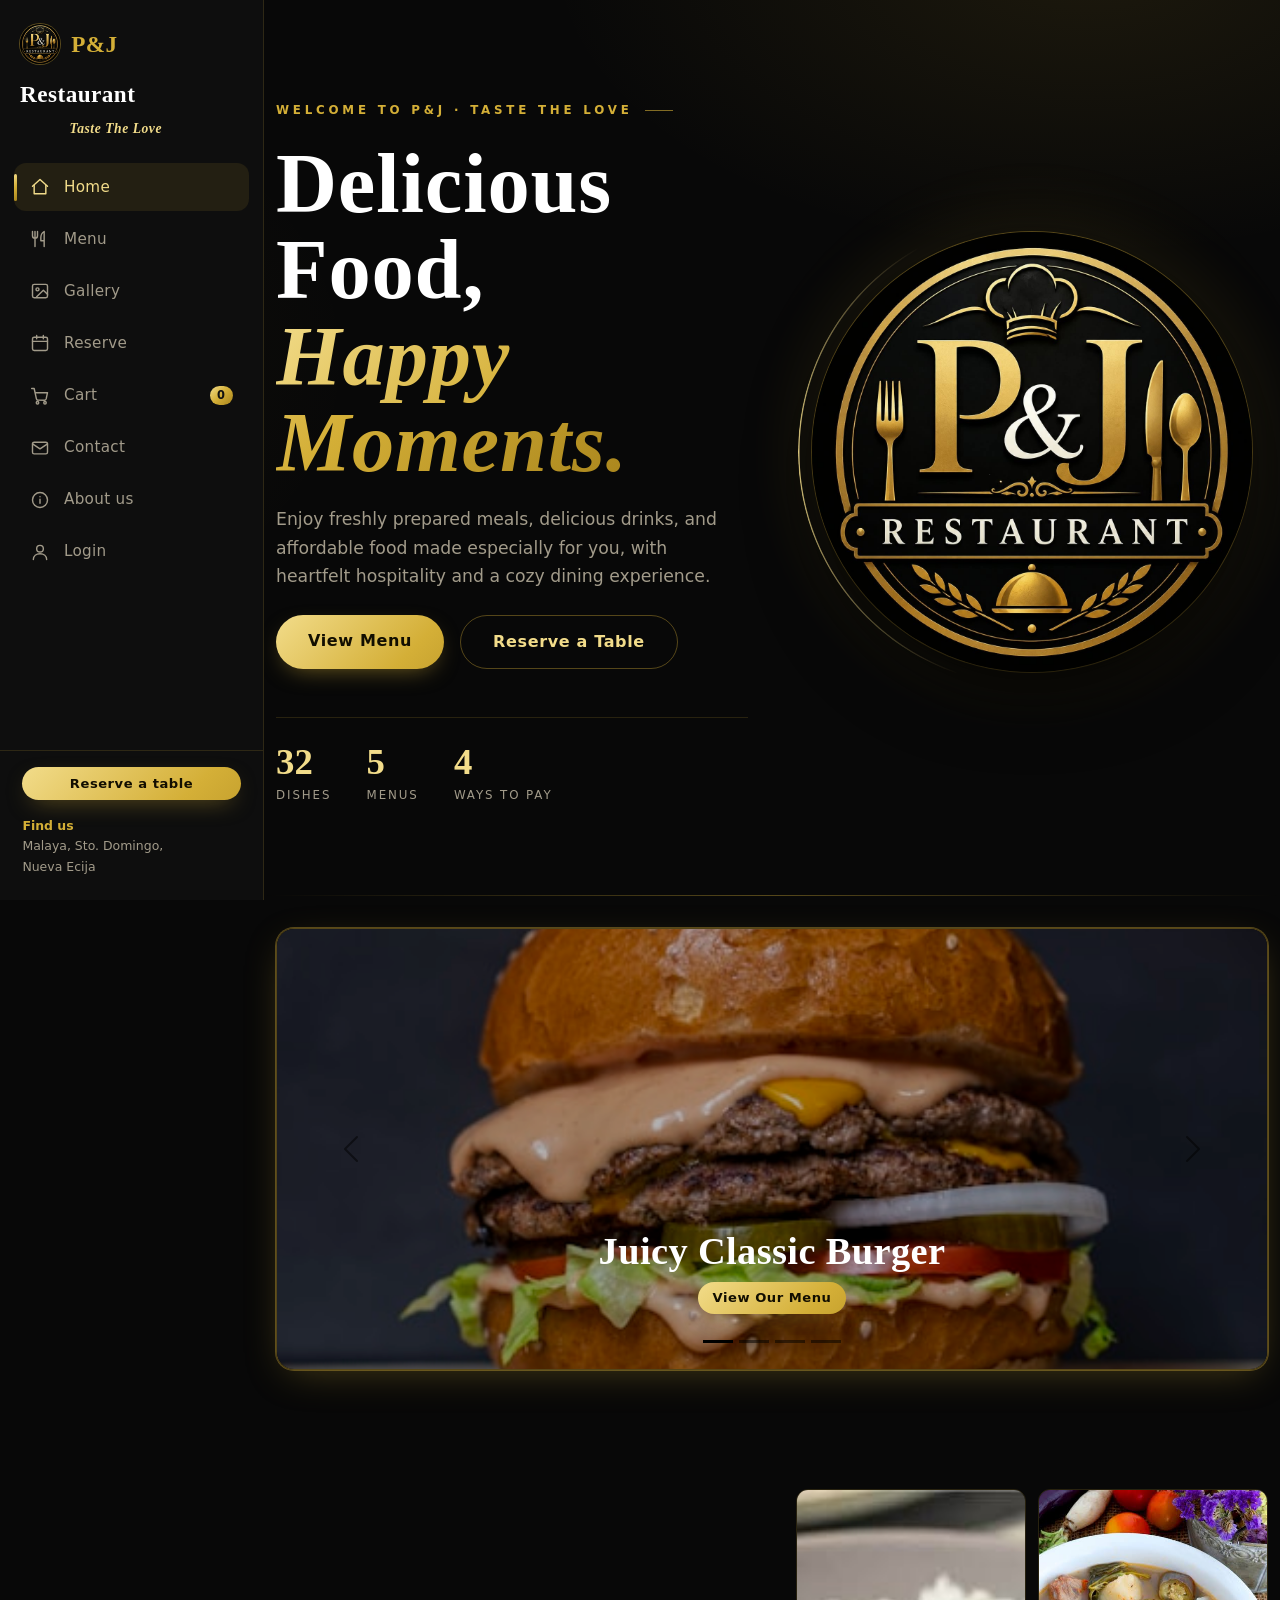
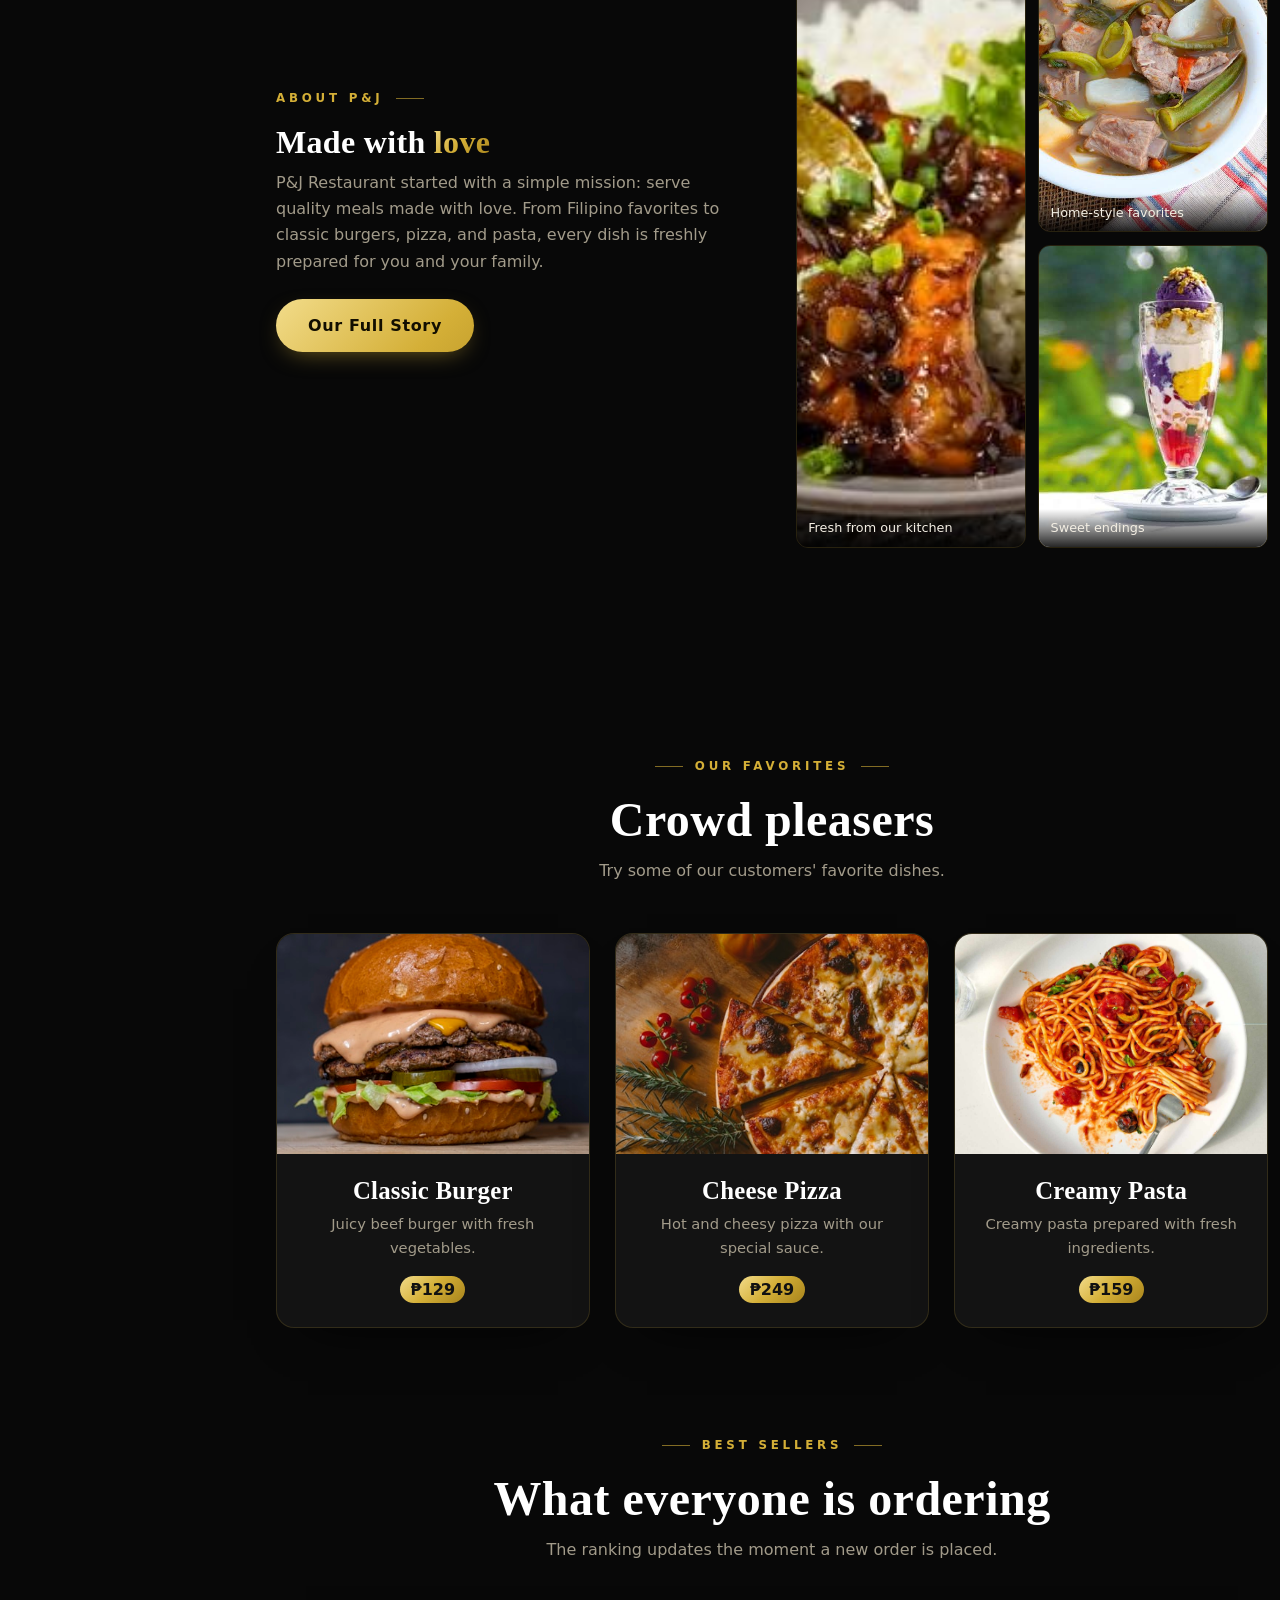
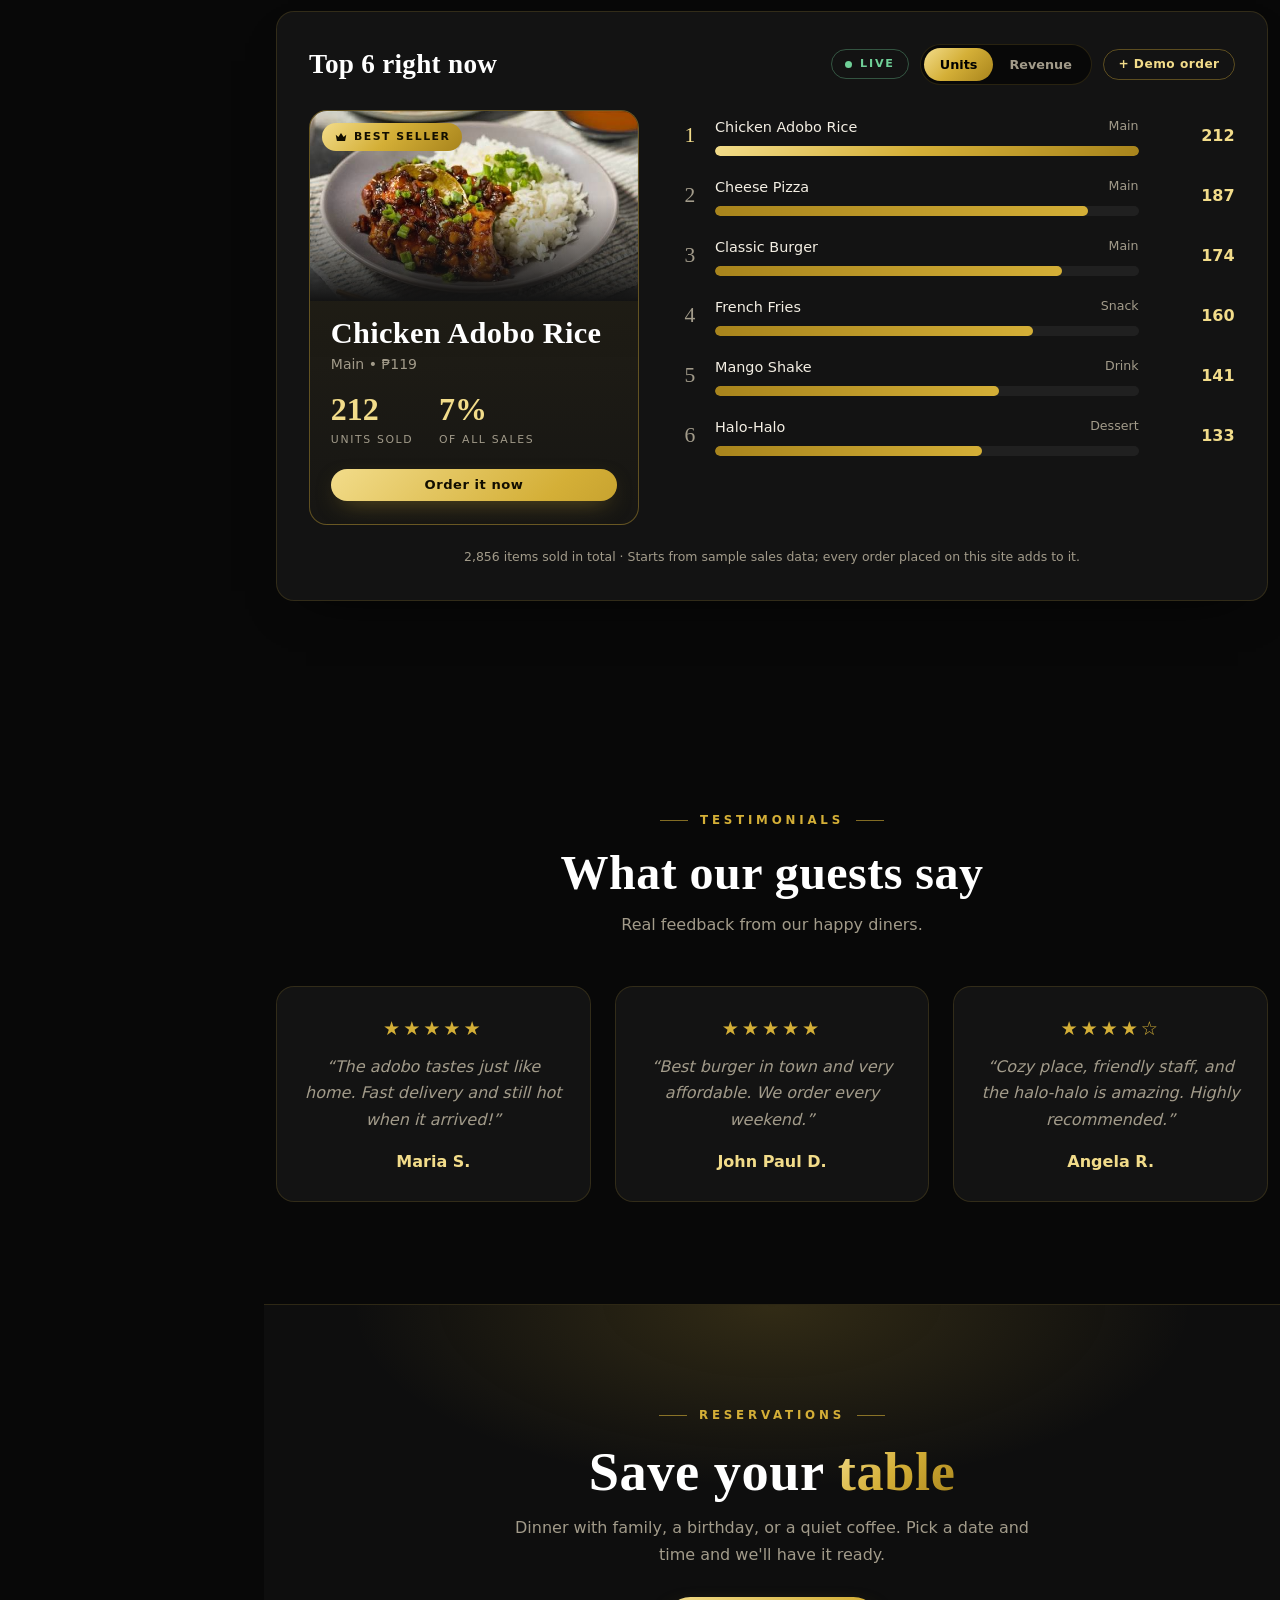
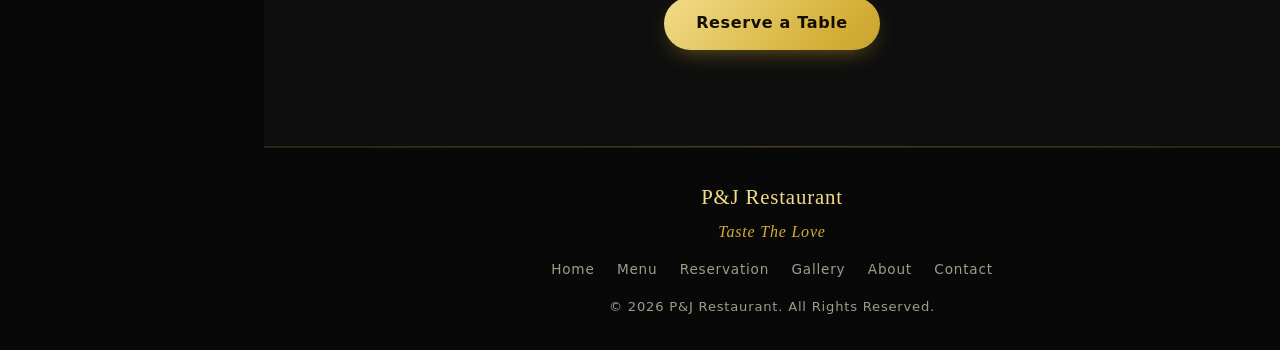
<file: index.html>
<!DOCTYPE html>
<html lang="en" data-bs-theme="dark">
<head>
  <meta charset="UTF-8">
  <meta name="viewport" content="width=device-width, initial-scale=1.0">
  <meta name="theme-color" content="#080808">
  <title>P&amp;J Restaurant</title>
  <link rel="icon" href="files/Logo.jpg">
  <link rel="stylesheet" href="bcs/bootstrap.min.css"> <!-- bootstrap -->
  <link rel="stylesheet" href="css/theme.css"> <!-- black & gold theme (all pages) -->
</head>
<body>

<!-- Mobile top bar + burger -->
<header class="topbar d-lg-none">
  <a href="index.html" class="brand"><img src="files/Logo.jpg" alt=""><span>P&amp;J</span></a>
  <button class="burger" type="button" data-bs-toggle="offcanvas" data-bs-target="#mainNav" aria-controls="mainNav" aria-label="Open menu"><svg viewBox="0 0 24 24" fill="none" stroke="currentColor" stroke-width="2" stroke-linecap="round" aria-hidden="true"><path d="M4 7h16M4 12h16M4 17h10"/></svg></button>
</header>

<!-- Sidebar: fixed on desktop, slide-in menu on mobile -->
<aside id="mainNav" class="sidebar offcanvas-lg offcanvas-start" tabindex="-1" aria-label="Main navigation">
  <div class="sidebar-head">
    <a href="index.html" class="brand"><img src="files/Logo.jpg" alt="P&amp;J Restaurant logo"><span>P&amp;J</span> Restaurant<small class="tagline">Taste The Love</small></a>
    <button type="button" class="btn-close d-lg-none" data-bs-dismiss="offcanvas" data-bs-target="#mainNav" aria-label="Close menu"></button>
  </div>
  <div class="sidebar-body">
    <nav class="navbar-nav">
        <a href="index.html" class="nav-link active" aria-current="page"><span class="nav-ico" aria-hidden="true"><svg viewBox="0 0 24 24" aria-hidden="true"><path d="M3 11l9-8 9 8"/><path d="M5 10v10h14V10"/></svg></span><span class="nav-text">Home</span></a>
        <a href="menu.html" class="nav-link"><span class="nav-ico" aria-hidden="true"><svg viewBox="0 0 24 24" aria-hidden="true"><path d="M6 3v7M3 3v5a3 3 0 0 0 6 0V3M6 10v11"/><path d="M17 21V3c-2.5 1.5-4 4-4 7.5V14h4"/></svg></span><span class="nav-text">Menu</span></a>
        <a href="gallery.html" class="nav-link"><span class="nav-ico" aria-hidden="true"><svg viewBox="0 0 24 24" aria-hidden="true"><rect x="3" y="4" width="18" height="16" rx="2"/><circle cx="9" cy="10" r="1.8"/><path d="M21 16l-5-5-8 8"/></svg></span><span class="nav-text">Gallery</span></a>
        <a href="reservation.html" class="nav-link"><span class="nav-ico" aria-hidden="true"><svg viewBox="0 0 24 24" aria-hidden="true"><rect x="3" y="5" width="18" height="16" rx="2"/><path d="M3 10h18M8 3v4M16 3v4"/></svg></span><span class="nav-text">Reserve</span></a>
        <a href="cart.html" class="nav-link"><span class="nav-ico" aria-hidden="true"><svg viewBox="0 0 24 24" aria-hidden="true"><circle cx="9" cy="20" r="1.5"/><circle cx="18" cy="20" r="1.5"/><path d="M2 3h3l2.7 12.4a2 2 0 0 0 2 1.6h7.7a2 2 0 0 0 2-1.5L21 8H6"/></svg></span><span class="nav-text">Cart</span> <span id="cartCount" class="badge bg-warning text-dark">0</span></a>
        <a href="contact.html" class="nav-link"><span class="nav-ico" aria-hidden="true"><svg viewBox="0 0 24 24" aria-hidden="true"><rect x="3" y="5" width="18" height="14" rx="2"/><path d="M3 7l9 6 9-6"/></svg></span><span class="nav-text">Contact</span></a>
        <a href="a.html" class="nav-link"><span class="nav-ico" aria-hidden="true"><svg viewBox="0 0 24 24" aria-hidden="true"><circle cx="12" cy="12" r="9"/><path d="M12 11v5M12 8h.01"/></svg></span><span class="nav-text">About us</span></a>
        <a href="login.html" class="nav-link"><span class="nav-ico" aria-hidden="true"><svg viewBox="0 0 24 24" aria-hidden="true"><circle cx="12" cy="8" r="4"/><path d="M4 21c0-4.4 3.6-7 8-7s8 2.6 8 7"/></svg></span><span class="nav-text">Login</span></a>
    </nav>
  </div>
  <div class="sidebar-foot">
    <a href="reservation.html" class="btn btn-warning btn-sm w-100 mb-3">Reserve a table</a>
    <b>Find us</b><br>Malaya, Sto. Domingo,<br>Nueva Ecija
  </div>
</aside>


<main>
<section class="hero">
  <div class="container">
    <div class="row align-items-center g-5">
      <div class="hero-text col-lg-6">
        <span class="eyebrow left">Welcome to P&amp;J · Taste The Love</span>
        <h1>Delicious Food,<br><em>Happy Moments.</em></h1>
        <p class="lead">Enjoy freshly prepared meals, delicious drinks, and affordable food made especially for you, with heartfelt hospitality and a cozy dining experience.</p>
        <div class="hero-buttons mt-4 d-flex flex-wrap gap-3">
          <a href="menu.html" class="btn btn-warning btn-lg">View Menu</a>
          <a href="reservation.html" class="btn btn-outline-dark btn-lg">Reserve a Table</a>
        </div>
        <div class="hero-stats">
          <div><b data-count="32">0</b><span>Dishes</span></div>
          <div><b data-count="5">0</b><span>Menus</span></div>
          <div><b data-count="4">0</b><span>Ways to pay</span></div>
        </div>
      </div>
      <div class="hero-image col-lg-6">
        <div class="hero-emblem"><img src="files/Logo.jpg" alt="P&amp;J Restaurant"></div>
      </div>
    </div>
  </div>
</section>

<hr class="hairline">

<!-- Banner image slider -->
<section class="banner container">
  <div id="bannerSlider" class="carousel slide carousel-fade" data-bs-ride="carousel">
    <div class="carousel-indicators"><button type="button" data-bs-target="#bannerSlider" data-bs-slide-to="0" class="active" aria-current="true" aria-label="Slide 1"></button><button type="button" data-bs-target="#bannerSlider" data-bs-slide-to="1" aria-label="Slide 2"></button><button type="button" data-bs-target="#bannerSlider" data-bs-slide-to="2" aria-label="Slide 3"></button><button type="button" data-bs-target="#bannerSlider" data-bs-slide-to="3" aria-label="Slide 4"></button></div>
    <div class="carousel-inner">
      <div class="carousel-item active"><img src="files/burger.jpg" alt="Juicy Classic Burger"><div class="carousel-caption"><h3>Juicy Classic Burger</h3><a href="menu.html" class="btn btn-warning btn-sm">View Our Menu</a></div></div>
      <div class="carousel-item"><img src="files/pizza.jpg" alt="Hot & Cheesy Pizza"><div class="carousel-caption"><h3>Hot & Cheesy Pizza</h3><a href="menu.html" class="btn btn-warning btn-sm">View Our Menu</a></div></div>
      <div class="carousel-item"><img src="files/pasta.jpg" alt="Creamy Pasta"><div class="carousel-caption"><h3>Creamy Pasta</h3><a href="menu.html" class="btn btn-warning btn-sm">View Our Menu</a></div></div>
      <div class="carousel-item"><img src="files/steak.jpg" alt="Tender Beef Steak"><div class="carousel-caption"><h3>Tender Beef Steak</h3><a href="menu.html" class="btn btn-warning btn-sm">View Our Menu</a></div></div>
    </div>
    <button class="carousel-control-prev" type="button" data-bs-target="#bannerSlider" data-bs-slide="prev" aria-label="Previous"><span class="carousel-control-prev-icon"></span></button>
    <button class="carousel-control-next" type="button" data-bs-target="#bannerSlider" data-bs-slide="next" aria-label="Next"><span class="carousel-control-next-icon"></span></button>
  </div>
</section>


<section class="section home-about" id="about">
  <div class="container">
    <div class="row align-items-center g-5">
      <div class="col-lg-6 reveal">
        <span class="eyebrow left">About P&amp;J</span>
        <h2>Made with <span class="gold-text">love</span></h2>
        <p class="text-muted">P&amp;J Restaurant started with a simple mission: serve quality meals made with love. From Filipino favorites to classic burgers, pizza, and pasta, every dish is freshly prepared for you and your family.</p>
        <a href="a.html" class="btn btn-warning btn-lg mt-2">Our Full Story</a>
      </div>
      <div class="col-lg-6 reveal" style="--d:.15s">
        <div class="about-photos">
          <figure><img src="files/adobo.jpg" alt="Food preparation"><figcaption>Fresh from our kitchen</figcaption></figure>
          <figure><img src="files/sinigang.jpg" alt="Our dishes"><figcaption>Home-style favorites</figcaption></figure>
          <figure><img src="files/halohalo.jpg" alt="Happy customers' dessert"><figcaption>Sweet endings</figcaption></figure>
        </div>
      </div>
    </div>
  </div>
</section>

<section class="featured section">
  <div class="container">
    <div class="section-head reveal">
      <span class="eyebrow">Our Favorites</span>
      <h2>Crowd pleasers</h2>
      <p>Try some of our customers' favorite dishes.</p>
    </div>
    <div class="food-container">
      <div class="reveal" style="--d:.05s">
        <div class="food-card card h-100">
          <div class="overflow-hidden"><img src="files/burger.jpg" class="card-img-top" alt="Burger"></div>
          <div class="card-body text-center">
            <h3>Classic Burger</h3>
            <p class="text-muted">Juicy beef burger with fresh vegetables.</p>
            <strong class="badge bg-warning text-dark fs-6">₱129</strong>
          </div>
        </div>
      </div>
      <div class="reveal" style="--d:.15s">
        <div class="food-card card h-100">
          <div class="overflow-hidden"><img src="files/pizza.jpg" class="card-img-top" alt="Pizza"></div>
          <div class="card-body text-center">
            <h3>Cheese Pizza</h3>
            <p class="text-muted">Hot and cheesy pizza with our special sauce.</p>
            <strong class="badge bg-warning text-dark fs-6">₱249</strong>
          </div>
        </div>
      </div>
      <div class="reveal" style="--d:.25s">
        <div class="food-card card h-100">
          <div class="overflow-hidden"><img src="files/pasta.jpg" class="card-img-top" alt="Pasta"></div>
          <div class="card-body text-center">
            <h3>Creamy Pasta</h3>
            <p class="text-muted">Creamy pasta prepared with fresh ingredients.</p>
            <strong class="badge bg-warning text-dark fs-6">₱159</strong>
          </div>
        </div>
      </div>
    </div>
  </div>
</section>

<section class="section pt-0" id="bestsellers">
  <div class="container">
    <div class="section-head reveal">
      <span class="eyebrow">Best Sellers</span>
      <h2>What everyone is ordering</h2>
      <p>The ranking updates the moment a new order is placed.</p>
    </div>
    <div class="sales reveal" id="salesChart">
      <div class="sales-card surface">
        <div class="sales-top">
          <h3>Top 6 right now</h3>
          <div class="sales-tools">
            <span class="live-pill" id="liveDot" hidden><i></i>Live</span>
            <div class="seg" id="metricSeg" role="group" aria-label="Chart metric">
              <button type="button" class="on" data-m="units">Units</button>
              <button type="button" data-m="revenue">Revenue</button>
            </div>
            <button type="button" id="demoOrder" class="btn btn-outline-dark sales-demo" title="Adds a random order so you can watch the chart react">+ Demo order</button>
          </div>
        </div>
        <div class="sales-grid">
          <div class="spotlight" id="spotlight">
            <span class="crown"><svg viewBox="0 0 24 24" aria-hidden="true"><path d="M3 8l4.5 4L12 5l4.5 7L21 8l-2 11H5z"/></svg>Best seller</span>
            <div class="spotlight-img" id="spotImg">🍽️</div>
            <div class="spotlight-body">
              <h4>—</h4>
              <small></small>
              <div class="spotlight-stats">
                <div><b data-s="value" data-v="0">0</b><span data-s="label">units sold</span></div>
                <div><b data-s="share">0%</b><span>of all sales</span></div>
              </div>
              <a href="menu.html" class="btn btn-warning btn-sm">Order it now</a>
            </div>
          </div>
          <div class="rank-list" id="rankList" aria-label="Best selling products ranking"></div>
        </div>
        <p class="sales-foot"><span id="salesTotal"></span> · Starts from sample sales data; every order placed on this site adds to it.</p>
      </div>
    </div>
  </div>
</section>

<section class="section testimonials" id="testimonials">
  <div class="container">
    <div class="section-head reveal">
      <span class="eyebrow">Testimonials</span>
      <h2>What our guests say</h2>
      <p>Real feedback from our happy diners.</p>
    </div>
    <div class="row g-4">
      <div class="col-md-4 reveal" style="--d:.5s"><div class="testi-card h-100"><div class="stars" aria-label="5 out of 5 stars">★★★★★</div><p>“The adobo tastes just like home. Fast delivery and still hot when it arrived!”</p><b>Maria S.</b></div></div>
      <div class="col-md-4 reveal" style="--d:.15s"><div class="testi-card h-100"><div class="stars" aria-label="5 out of 5 stars">★★★★★</div><p>“Best burger in town and very affordable. We order every weekend.”</p><b>John Paul D.</b></div></div>
      <div class="col-md-4 reveal" style="--d:.25s"><div class="testi-card h-100"><div class="stars" aria-label="4 out of 5 stars">★★★★☆</div><p>“Cozy place, friendly staff, and the halo-halo is amazing. Highly recommended.”</p><b>Angela R.</b></div></div>
    </div>
  </div>
</section>

<section class="reserve-band">
  <div class="container reveal">
    <span class="eyebrow">Reservations</span>
    <h2>Save your <span class="gold-text">table</span></h2>
    <p>Dinner with family, a birthday, or a quiet coffee. Pick a date and time and we'll have it ready.</p>
    <a href="reservation.html" class="btn btn-warning btn-lg">Reserve a Table</a>
  </div>
</section>
</main>


<footer>
  <span class="foot-brand">P&amp;J Restaurant</span>
  <em class="tagline-foot">Taste The Love</em>
  <nav class="foot-links" aria-label="Quick links">
    <a href="index.html">Home</a><a href="menu.html">Menu</a><a href="reservation.html">Reservation</a><a href="gallery.html">Gallery</a><a href="a.html">About</a><a href="contact.html">Contact</a>
  </nav>
  <p>© 2026 P&amp;J Restaurant. All Rights Reserved.</p>
</footer>

<script src="botjs/bootstrap.bundle.min.js"></script>
<script src="js/script.js"></script>
<script src="js/account.js"></script>
<script src="js/sales.js"></script>
<script src="js/ui.js"></script>
</body>
</html>
</file>
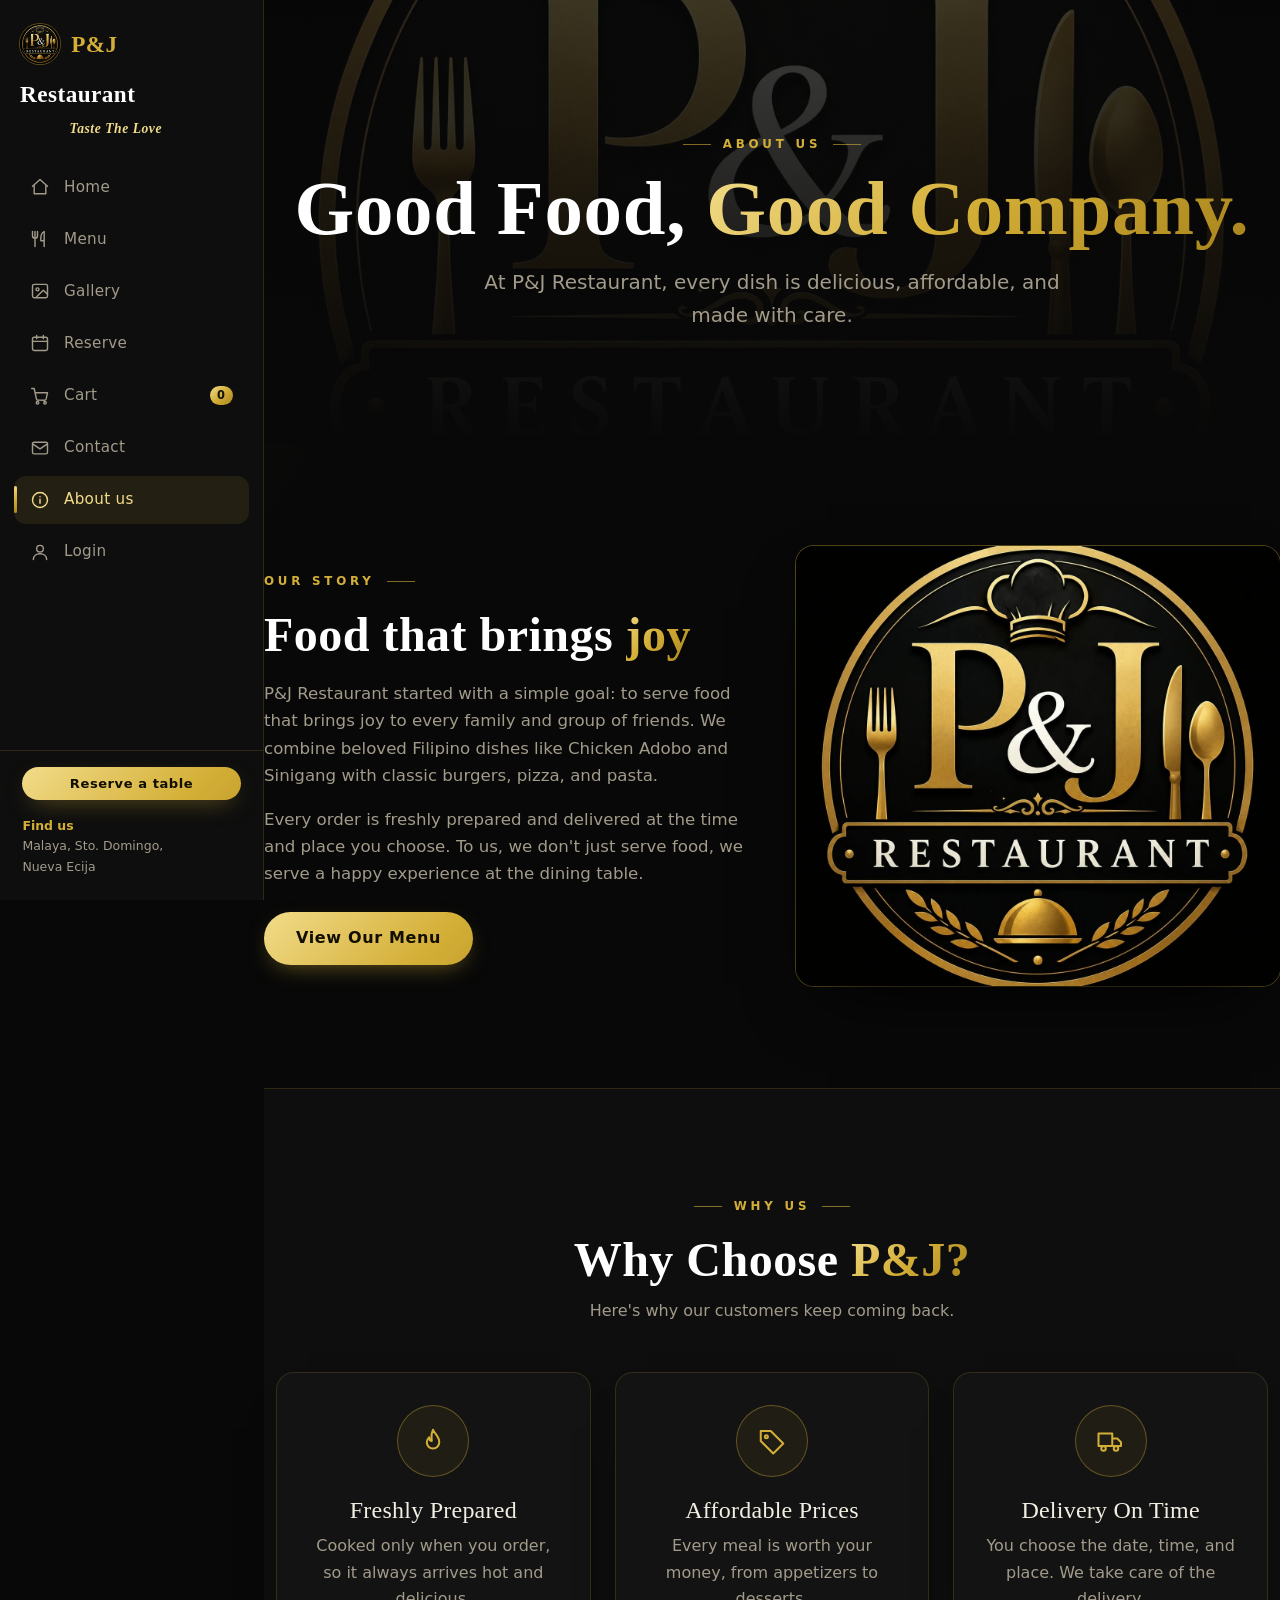
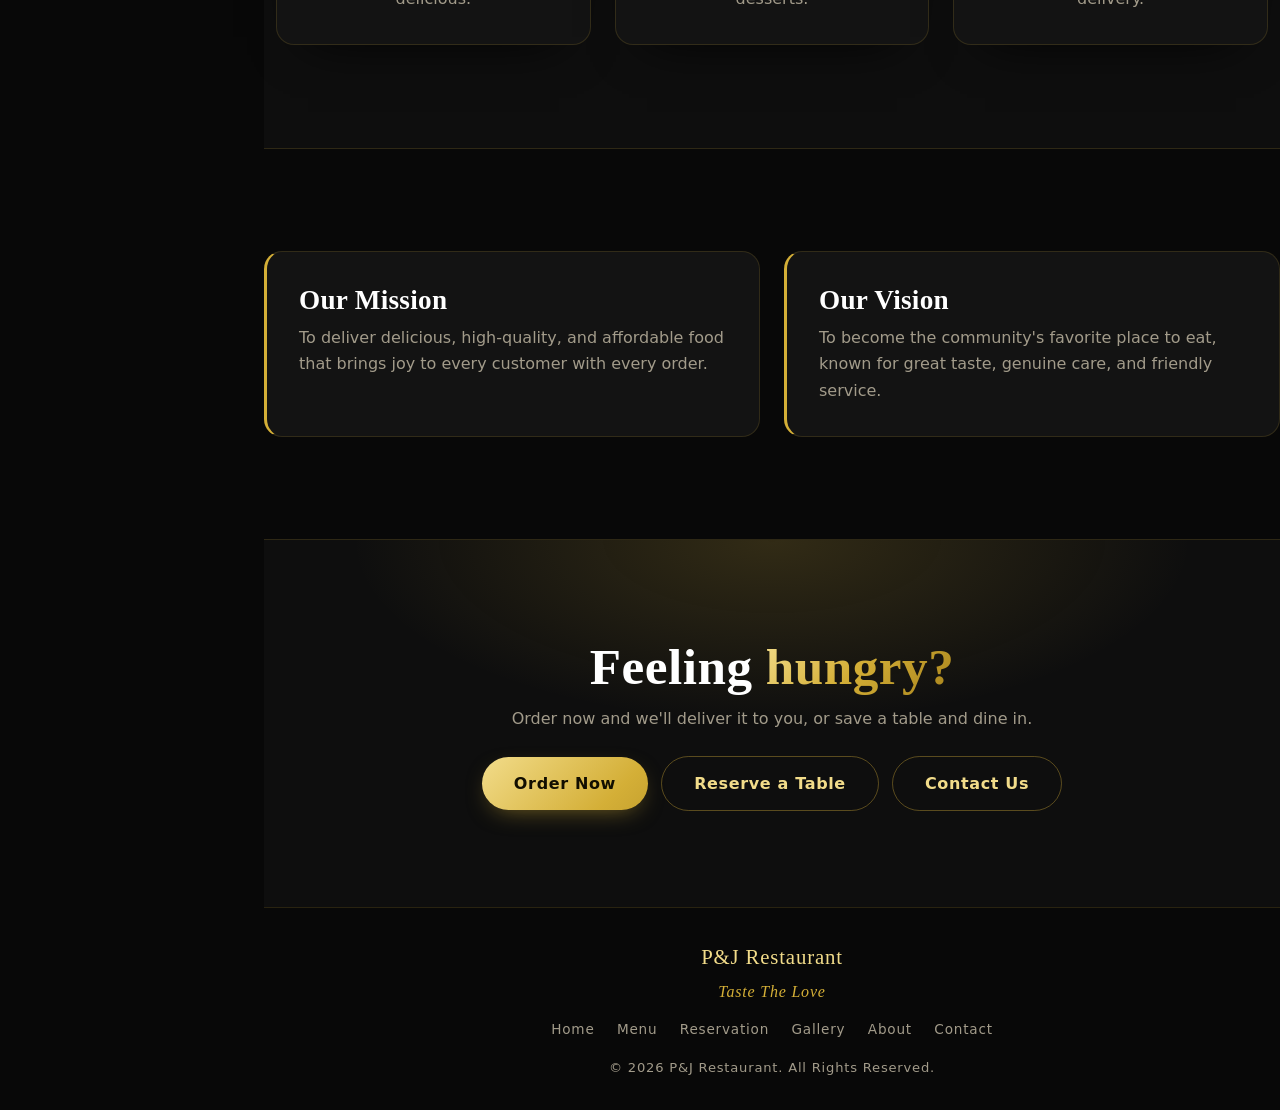
<file: a.html>
<!DOCTYPE html>
<html lang="en" data-bs-theme="dark">
<head>
  <meta charset="UTF-8">
  <meta name="viewport" content="width=device-width, initial-scale=1.0">
  <meta name="theme-color" content="#080808">
  <title>About | P&amp;J Restaurant</title>
  <link rel="icon" href="files/Logo.jpg">
  <link rel="stylesheet" href="bcs/bootstrap.min.css"> <!-- bootstrap -->
  <link rel="stylesheet" href="css/theme.css"> <!-- black & gold theme (all pages) -->
</head>
<body>

<!-- Mobile top bar + burger -->
<header class="topbar d-lg-none">
  <a href="index.html" class="brand"><img src="files/Logo.jpg" alt=""><span>P&amp;J</span></a>
  <button class="burger" type="button" data-bs-toggle="offcanvas" data-bs-target="#mainNav" aria-controls="mainNav" aria-label="Open menu"><svg viewBox="0 0 24 24" fill="none" stroke="currentColor" stroke-width="2" stroke-linecap="round" aria-hidden="true"><path d="M4 7h16M4 12h16M4 17h10"/></svg></button>
</header>

<!-- Sidebar: fixed on desktop, slide-in menu on mobile -->
<aside id="mainNav" class="sidebar offcanvas-lg offcanvas-start" tabindex="-1" aria-label="Main navigation">
  <div class="sidebar-head">
    <a href="index.html" class="brand"><img src="files/Logo.jpg" alt="P&amp;J Restaurant logo"><span>P&amp;J</span> Restaurant<small class="tagline">Taste The Love</small></a>
    <button type="button" class="btn-close d-lg-none" data-bs-dismiss="offcanvas" data-bs-target="#mainNav" aria-label="Close menu"></button>
  </div>
  <div class="sidebar-body">
    <nav class="navbar-nav">
        <a href="index.html" class="nav-link"><span class="nav-ico" aria-hidden="true"><svg viewBox="0 0 24 24" aria-hidden="true"><path d="M3 11l9-8 9 8"/><path d="M5 10v10h14V10"/></svg></span><span class="nav-text">Home</span></a>
        <a href="menu.html" class="nav-link"><span class="nav-ico" aria-hidden="true"><svg viewBox="0 0 24 24" aria-hidden="true"><path d="M6 3v7M3 3v5a3 3 0 0 0 6 0V3M6 10v11"/><path d="M17 21V3c-2.5 1.5-4 4-4 7.5V14h4"/></svg></span><span class="nav-text">Menu</span></a>
        <a href="gallery.html" class="nav-link"><span class="nav-ico" aria-hidden="true"><svg viewBox="0 0 24 24" aria-hidden="true"><rect x="3" y="4" width="18" height="16" rx="2"/><circle cx="9" cy="10" r="1.8"/><path d="M21 16l-5-5-8 8"/></svg></span><span class="nav-text">Gallery</span></a>
        <a href="reservation.html" class="nav-link"><span class="nav-ico" aria-hidden="true"><svg viewBox="0 0 24 24" aria-hidden="true"><rect x="3" y="5" width="18" height="16" rx="2"/><path d="M3 10h18M8 3v4M16 3v4"/></svg></span><span class="nav-text">Reserve</span></a>
        <a href="cart.html" class="nav-link"><span class="nav-ico" aria-hidden="true"><svg viewBox="0 0 24 24" aria-hidden="true"><circle cx="9" cy="20" r="1.5"/><circle cx="18" cy="20" r="1.5"/><path d="M2 3h3l2.7 12.4a2 2 0 0 0 2 1.6h7.7a2 2 0 0 0 2-1.5L21 8H6"/></svg></span><span class="nav-text">Cart</span> <span id="cartCount" class="badge bg-warning text-dark">0</span></a>
        <a href="contact.html" class="nav-link"><span class="nav-ico" aria-hidden="true"><svg viewBox="0 0 24 24" aria-hidden="true"><rect x="3" y="5" width="18" height="14" rx="2"/><path d="M3 7l9 6 9-6"/></svg></span><span class="nav-text">Contact</span></a>
        <a href="a.html" class="nav-link active" aria-current="page"><span class="nav-ico" aria-hidden="true"><svg viewBox="0 0 24 24" aria-hidden="true"><circle cx="12" cy="12" r="9"/><path d="M12 11v5M12 8h.01"/></svg></span><span class="nav-text">About us</span></a>
        <a href="login.html" class="nav-link"><span class="nav-ico" aria-hidden="true"><svg viewBox="0 0 24 24" aria-hidden="true"><circle cx="12" cy="8" r="4"/><path d="M4 21c0-4.4 3.6-7 8-7s8 2.6 8 7"/></svg></span><span class="nav-text">Login</span></a>
    </nav>
  </div>
  <div class="sidebar-foot">
    <a href="reservation.html" class="btn btn-warning btn-sm w-100 mb-3">Reserve a table</a>
    <b>Find us</b><br>Malaya, Sto. Domingo,<br>Nueva Ecija
  </div>
</aside>


<section class="about-hero">
  <div class="container">
    <span class="eyebrow">About us</span>
    <h1>Good Food, <span class="gold-text">Good Company.</span></h1>
    <p class="lead mx-auto mt-3" style="max-width: 620px;">At P&amp;J Restaurant, every dish is delicious, affordable, and made with care.</p>
  </div>
</section>

<main>
<!-- Our Story -->
<section class="container section">
  <div class="row align-items-center g-5">
    <div class="col-lg-6 story-text reveal">
      <span class="eyebrow left">Our Story</span>
      <h2 class="mb-3">Food that brings <span class="gold-text">joy</span></h2>
      <p>P&amp;J Restaurant started with a simple goal: to serve food that brings joy to every family and group of friends. We combine beloved Filipino dishes like Chicken Adobo and Sinigang with classic burgers, pizza, and pasta.</p>
      <p>Every order is freshly prepared and delivered at the time and place you choose. To us, we don't just serve food, we serve a happy experience at the dining table.</p>
      <a href="menu.html" class="btn btn-warning btn-lg mt-2">View Our Menu</a>
    </div>
    <div class="col-lg-6 text-center story-image reveal" style="--d:.15s">
      <img src="files/Logo.jpg" alt="P&amp;J Restaurant" class="img-fluid">
    </div>
  </div>
</section>

<!-- Why Choose Us -->
<section class="why-us section">
  <div class="container">
    <div class="section-head reveal">
      <span class="eyebrow">Why us</span>
      <h2>Why Choose <span class="gold-text">P&amp;J?</span></h2>
      <p>Here's why our customers keep coming back.</p>
    </div>
    <div class="row g-4">
      <div class="col-md-4 reveal" style="--d:.05s">
        <div class="about-card card h-100 text-center">
          <div class="about-icon"><svg viewBox="0 0 24 24" aria-hidden="true"><path d="M12 3c1 3 5 5 5 10a5 5 0 0 1-10 0c0-2 1-3 2-4 0 2 1 3 2 3 0-3-1-5 1-9z"/></svg></div>
          <h3 class="h4">Freshly Prepared</h3>
          <p class="text-muted mb-0">Cooked only when you order, so it always arrives hot and delicious.</p>
        </div>
      </div>
      <div class="col-md-4 reveal" style="--d:.15s">
        <div class="about-card card h-100 text-center">
          <div class="about-icon"><svg viewBox="0 0 24 24" aria-hidden="true"><path d="M3 12V4h8l10 10-8 8L3 12z"/><circle cx="7.5" cy="8.5" r="1.2"/></svg></div>
          <h3 class="h4">Affordable Prices</h3>
          <p class="text-muted mb-0">Every meal is worth your money, from appetizers to desserts.</p>
        </div>
      </div>
      <div class="col-md-4 reveal" style="--d:.25s">
        <div class="about-card card h-100 text-center">
          <div class="about-icon"><svg viewBox="0 0 24 24" aria-hidden="true"><path d="M2 6h11v10H2zM13 10h4l3 3v3h-7"/><circle cx="6" cy="18" r="1.8"/><circle cx="16" cy="18" r="1.8"/></svg></div>
          <h3 class="h4">Delivery On Time</h3>
          <p class="text-muted mb-0">You choose the date, time, and place. We take care of the delivery.</p>
        </div>
      </div>
    </div>
  </div>
</section>

<!-- Mission & Vision -->
<section class="container section">
  <div class="row g-4">
    <div class="col-md-6 reveal">
      <div class="mv-card h-100">
        <h3>Our Mission</h3>
        <p class="text-muted mb-0">To deliver delicious, high-quality, and affordable food that brings joy to every customer with every order.</p>
      </div>
    </div>
    <div class="col-md-6 reveal" style="--d:.12s">
      <div class="mv-card h-100">
        <h3>Our Vision</h3>
        <p class="text-muted mb-0">To become the community's favorite place to eat, known for great taste, genuine care, and friendly service.</p>
      </div>
    </div>
  </div>
</section>

<!-- Call to action -->
<section class="cta">
  <div class="container reveal">
    <h2>Feeling <span class="gold-text">hungry?</span></h2>
    <p class="text-muted mb-4">Order now and we'll deliver it to you, or save a table and dine in.</p>
    <a href="menu.html" class="btn btn-warning btn-lg me-2">Order Now</a>
    <a href="reservation.html" class="btn btn-outline-dark btn-lg me-2">Reserve a Table</a>
    <a href="contact.html" class="btn btn-outline-dark btn-lg">Contact Us</a>
  </div>
</section>
</main>


<footer>
  <span class="foot-brand">P&amp;J Restaurant</span>
  <em class="tagline-foot">Taste The Love</em>
  <nav class="foot-links" aria-label="Quick links">
    <a href="index.html">Home</a><a href="menu.html">Menu</a><a href="reservation.html">Reservation</a><a href="gallery.html">Gallery</a><a href="a.html">About</a><a href="contact.html">Contact</a>
  </nav>
  <p>© 2026 P&amp;J Restaurant. All Rights Reserved.</p>
</footer>

<script src="botjs/bootstrap.bundle.min.js"></script>
<script src="js/script.js"></script>
<script src="js/account.js"></script>
<script src="js/ui.js"></script>
</body>
</html>
</file>
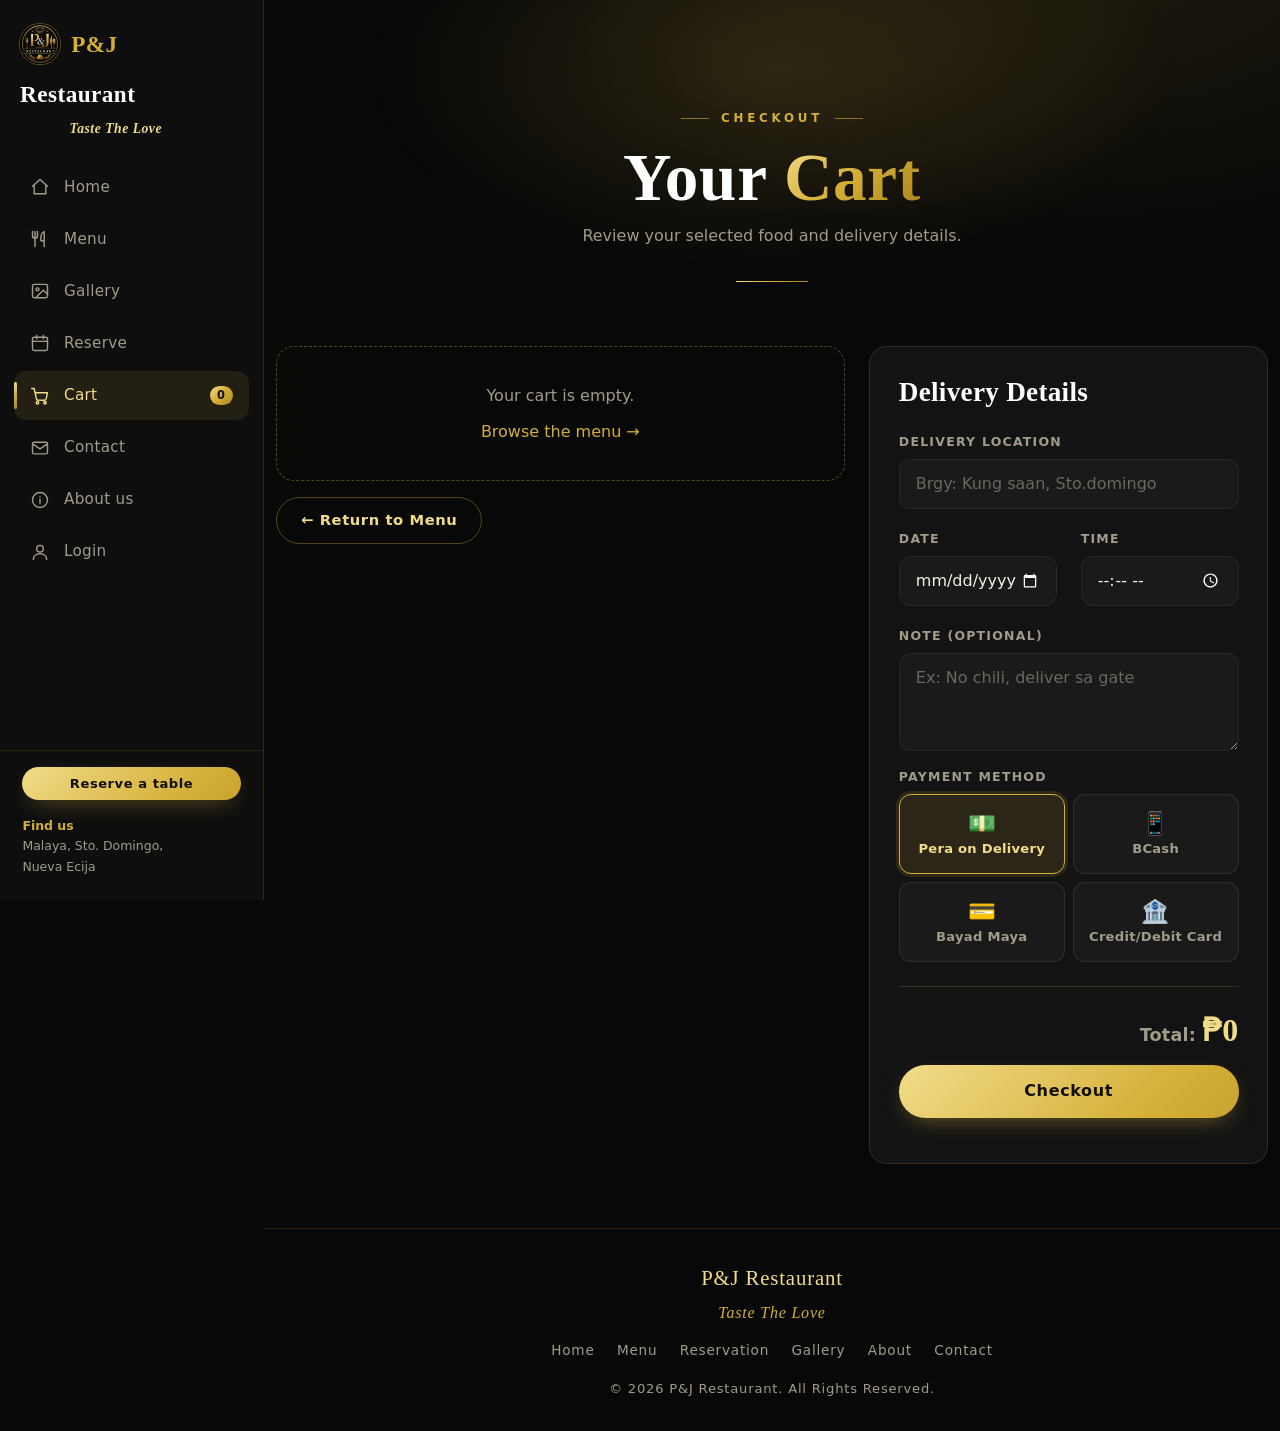
<file: cart.html>
<!DOCTYPE html>
<html lang="en" data-bs-theme="dark">
<head>
  <meta charset="UTF-8">
  <meta name="viewport" content="width=device-width, initial-scale=1.0">
  <meta name="theme-color" content="#080808">
  <title>Cart | P&amp;J Restaurant</title>
  <link rel="icon" href="files/Logo.jpg">
  <link rel="stylesheet" href="bcs/bootstrap.min.css"> <!-- bootstrap -->
  <link rel="stylesheet" href="css/theme.css"> <!-- black & gold theme (all pages) -->
</head>
<body>

<!-- Mobile top bar + burger -->
<header class="topbar d-lg-none">
  <a href="index.html" class="brand"><img src="files/Logo.jpg" alt=""><span>P&amp;J</span></a>
  <button class="burger" type="button" data-bs-toggle="offcanvas" data-bs-target="#mainNav" aria-controls="mainNav" aria-label="Open menu"><svg viewBox="0 0 24 24" fill="none" stroke="currentColor" stroke-width="2" stroke-linecap="round" aria-hidden="true"><path d="M4 7h16M4 12h16M4 17h10"/></svg></button>
</header>

<!-- Sidebar: fixed on desktop, slide-in menu on mobile -->
<aside id="mainNav" class="sidebar offcanvas-lg offcanvas-start" tabindex="-1" aria-label="Main navigation">
  <div class="sidebar-head">
    <a href="index.html" class="brand"><img src="files/Logo.jpg" alt="P&amp;J Restaurant logo"><span>P&amp;J</span> Restaurant<small class="tagline">Taste The Love</small></a>
    <button type="button" class="btn-close d-lg-none" data-bs-dismiss="offcanvas" data-bs-target="#mainNav" aria-label="Close menu"></button>
  </div>
  <div class="sidebar-body">
    <nav class="navbar-nav">
        <a href="index.html" class="nav-link"><span class="nav-ico" aria-hidden="true"><svg viewBox="0 0 24 24" aria-hidden="true"><path d="M3 11l9-8 9 8"/><path d="M5 10v10h14V10"/></svg></span><span class="nav-text">Home</span></a>
        <a href="menu.html" class="nav-link"><span class="nav-ico" aria-hidden="true"><svg viewBox="0 0 24 24" aria-hidden="true"><path d="M6 3v7M3 3v5a3 3 0 0 0 6 0V3M6 10v11"/><path d="M17 21V3c-2.5 1.5-4 4-4 7.5V14h4"/></svg></span><span class="nav-text">Menu</span></a>
        <a href="gallery.html" class="nav-link"><span class="nav-ico" aria-hidden="true"><svg viewBox="0 0 24 24" aria-hidden="true"><rect x="3" y="4" width="18" height="16" rx="2"/><circle cx="9" cy="10" r="1.8"/><path d="M21 16l-5-5-8 8"/></svg></span><span class="nav-text">Gallery</span></a>
        <a href="reservation.html" class="nav-link"><span class="nav-ico" aria-hidden="true"><svg viewBox="0 0 24 24" aria-hidden="true"><rect x="3" y="5" width="18" height="16" rx="2"/><path d="M3 10h18M8 3v4M16 3v4"/></svg></span><span class="nav-text">Reserve</span></a>
        <a href="cart.html" class="nav-link active" aria-current="page"><span class="nav-ico" aria-hidden="true"><svg viewBox="0 0 24 24" aria-hidden="true"><circle cx="9" cy="20" r="1.5"/><circle cx="18" cy="20" r="1.5"/><path d="M2 3h3l2.7 12.4a2 2 0 0 0 2 1.6h7.7a2 2 0 0 0 2-1.5L21 8H6"/></svg></span><span class="nav-text">Cart</span> <span id="cartCount" class="badge bg-warning text-dark">0</span></a>
        <a href="contact.html" class="nav-link"><span class="nav-ico" aria-hidden="true"><svg viewBox="0 0 24 24" aria-hidden="true"><rect x="3" y="5" width="18" height="14" rx="2"/><path d="M3 7l9 6 9-6"/></svg></span><span class="nav-text">Contact</span></a>
        <a href="a.html" class="nav-link"><span class="nav-ico" aria-hidden="true"><svg viewBox="0 0 24 24" aria-hidden="true"><circle cx="12" cy="12" r="9"/><path d="M12 11v5M12 8h.01"/></svg></span><span class="nav-text">About us</span></a>
        <a href="login.html" class="nav-link"><span class="nav-ico" aria-hidden="true"><svg viewBox="0 0 24 24" aria-hidden="true"><circle cx="12" cy="8" r="4"/><path d="M4 21c0-4.4 3.6-7 8-7s8 2.6 8 7"/></svg></span><span class="nav-text">Login</span></a>
    </nav>
  </div>
  <div class="sidebar-foot">
    <a href="reservation.html" class="btn btn-warning btn-sm w-100 mb-3">Reserve a table</a>
    <b>Find us</b><br>Malaya, Sto. Domingo,<br>Nueva Ecija
  </div>
</aside>


<section class="page-hero">
  <span class="eyebrow">Checkout</span>
  <h1>Your <span class="gold-text">Cart</span></h1>
  <p>Review your selected food and delivery details.</p>
</section>

<section class="cart-section">
  <div class="container">
    <div class="row g-4">
      <!-- Left: Cart Items -->
      <div class="col-lg-7">
        <div id="cartItems"></div>
        <a href="menu.html" class="btn btn-outline-dark mt-3">← Return to Menu</a>
      </div>

      <!-- Right: Delivery Details -->
      <div class="col-lg-5">
        <div class="cart-card">
          <h4>Delivery Details</h4>

          <div class="mb-3">
            <label for="deliveryLocation" class="form-label">Delivery Location</label>
            <input type="text" id="deliveryLocation" class="form-control" placeholder="Brgy: Kung saan, Sto.domingo">
          </div>

          <div class="row">
            <div class="col-6 mb-3">
              <label for="deliveryDate" class="form-label">Date</label>
              <input type="date" id="deliveryDate" class="form-control">
            </div>
            <div class="col-6 mb-3">
              <label for="deliveryTime" class="form-label">Time</label>
              <input type="time" id="deliveryTime" class="form-control">
            </div>
          </div>

          <div class="mb-3">
            <label for="deliveryNote" class="form-label">Note (Optional)</label>
            <textarea id="deliveryNote" class="form-control" rows="3" placeholder="Ex: No chili, deliver sa gate"></textarea>
          </div>

          <!-- Payment Method -->
          <div class="mb-3">
            <span class="form-label d-block">Payment Method</span>
            <div id="paymentOptions" class="row g-2">
              <div class="col-6">
                <input type="radio" class="btn-check" name="paymentMethod" id="payCod" value="Cash on Delivery" checked>
                <label class="btn payment-option w-100" for="payCod"><span class="pay-icon">💵</span><span class="pay-name">Pera on Delivery</span></label>
              </div>
              <div class="col-6">
                <input type="radio" class="btn-check" name="paymentMethod" id="payGcash" value="GCash">
                <label class="btn payment-option w-100" for="payGcash"><span class="pay-icon">📱</span><span class="pay-name">BCash</span></label>
              </div>
              <div class="col-6">
                <input type="radio" class="btn-check" name="paymentMethod" id="payMaya" value="Maya">
                <label class="btn payment-option w-100" for="payMaya"><span class="pay-icon">💳</span><span class="pay-name">Bayad Maya</span></label>
              </div>
              <div class="col-6">
                <input type="radio" class="btn-check" name="paymentMethod" id="payCard" value="Credit/Debit Card">
                <label class="btn payment-option w-100" for="payCard"><span class="pay-icon">🏦</span><span class="pay-name">Credit/Debit Card</span></label>
              </div>
            </div>
          </div>

          <hr class="my-4">

          <div class="cart-total text-end">
            <h2 class="mb-3">Total: <span class="text-danger fw-bold">₱<span id="cartTotal">0</span></span></h2>
            <button type="button" id="checkoutBtn" class="btn btn-warning btn-lg w-100">Checkout</button>
            <p id="checkoutMsg" class="mt-3 small fw-bold text-success"></p>
            <button type="button" id="orderAgainBtn" class="btn btn-outline-dark w-100 mt-2" style="display:none;">Order Again</button>
          </div>
        </div>
      </div>
    </div>
  </div>
</section>


<footer>
  <span class="foot-brand">P&amp;J Restaurant</span>
  <em class="tagline-foot">Taste The Love</em>
  <nav class="foot-links" aria-label="Quick links">
    <a href="index.html">Home</a><a href="menu.html">Menu</a><a href="reservation.html">Reservation</a><a href="gallery.html">Gallery</a><a href="a.html">About</a><a href="contact.html">Contact</a>
  </nav>
  <p>© 2026 P&amp;J Restaurant. All Rights Reserved.</p>
</footer>

<script src="botjs/bootstrap.bundle.min.js"></script>
<script src="js/script.js"></script>
<script src="js/account.js"></script>
<script src="js/ui.js"></script>
</body>
</html>
</file>
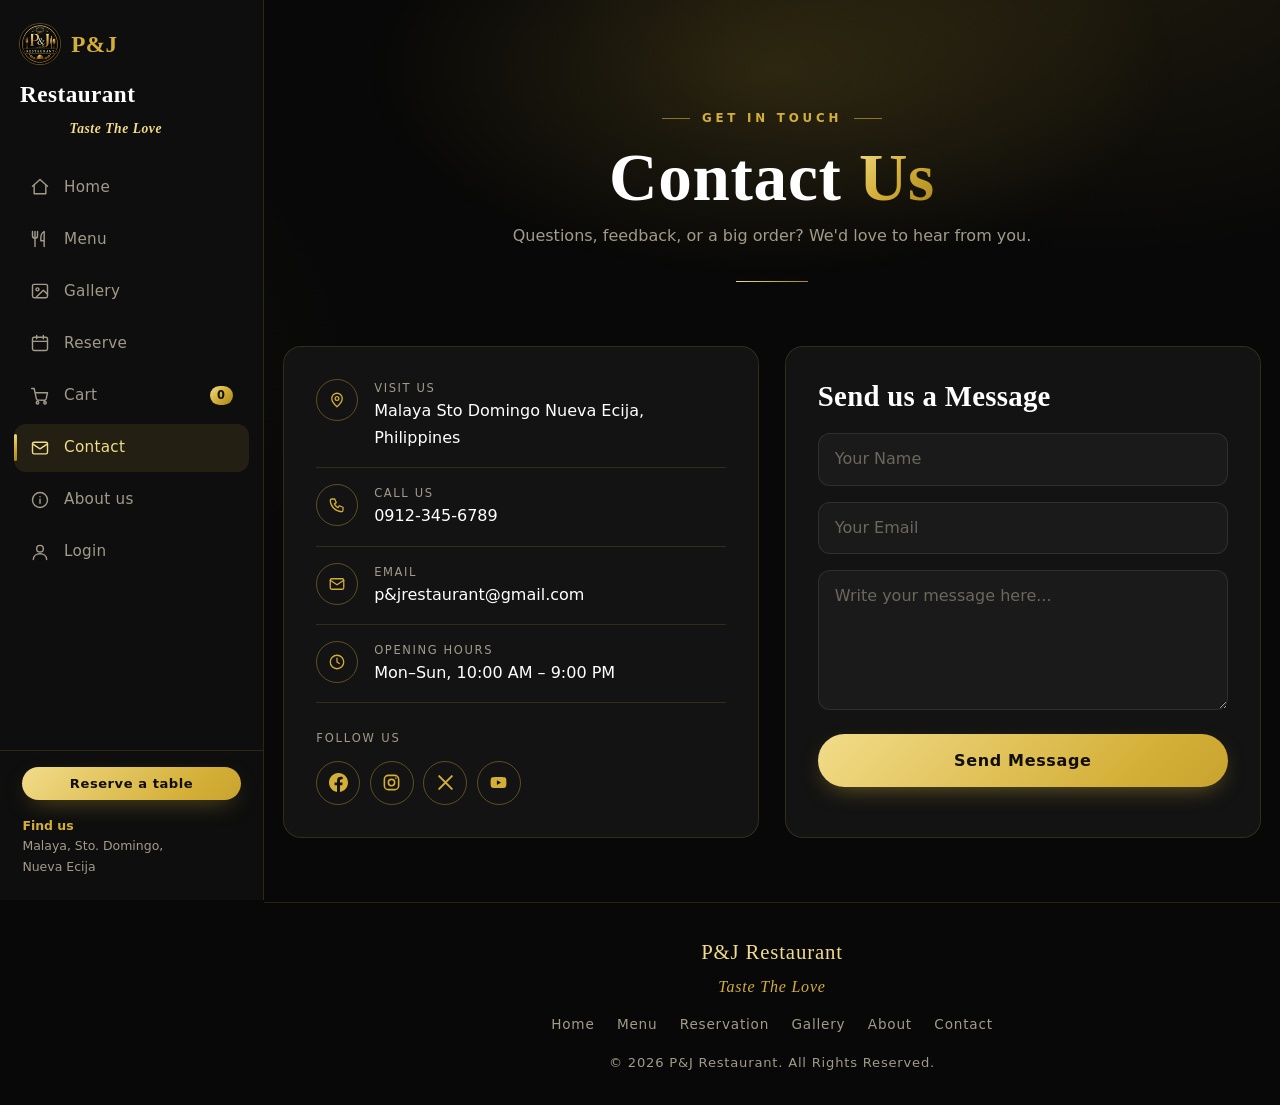
<file: contact.html>
<!DOCTYPE html>
<html lang="en" data-bs-theme="dark">
<head>
  <meta charset="UTF-8">
  <meta name="viewport" content="width=device-width, initial-scale=1.0">
  <meta name="theme-color" content="#080808">
  <title>Contact | P&amp;J Restaurant</title>
  <link rel="icon" href="files/Logo.jpg">
  
  <link rel="stylesheet" href="bcs/bootstrap.min.css"> <!-- bootstrap -->
  <link rel="stylesheet" href="css/theme.css"> <!-- black & gold theme (all pages) -->
</head>
<body>

<!-- Mobile top bar + burger -->
<header class="topbar d-lg-none">
  <a href="index.html" class="brand"><img src="files/Logo.jpg" alt=""><span>P&amp;J</span></a>
  <button class="burger" type="button" data-bs-toggle="offcanvas" data-bs-target="#mainNav" aria-controls="mainNav" aria-label="Open menu"><svg viewBox="0 0 24 24" fill="none" stroke="currentColor" stroke-width="2" stroke-linecap="round" aria-hidden="true"><path d="M4 7h16M4 12h16M4 17h10"/></svg></button>
</header>

<!-- Sidebar: fixed on desktop, slide-in menu on mobile -->
<aside id="mainNav" class="sidebar offcanvas-lg offcanvas-start" tabindex="-1" aria-label="Main navigation">
  <div class="sidebar-head">
    <a href="index.html" class="brand"><img src="files/Logo.jpg" alt="P&amp;J Restaurant logo"><span>P&amp;J</span> Restaurant<small class="tagline">Taste The Love</small></a>
    <button type="button" class="btn-close d-lg-none" data-bs-dismiss="offcanvas" data-bs-target="#mainNav" aria-label="Close menu"></button>
  </div>
  <div class="sidebar-body">
    <nav class="navbar-nav">
        <a href="index.html" class="nav-link"><span class="nav-ico" aria-hidden="true"><svg viewBox="0 0 24 24" aria-hidden="true"><path d="M3 11l9-8 9 8"/><path d="M5 10v10h14V10"/></svg></span><span class="nav-text">Home</span></a>
        <a href="menu.html" class="nav-link"><span class="nav-ico" aria-hidden="true"><svg viewBox="0 0 24 24" aria-hidden="true"><path d="M6 3v7M3 3v5a3 3 0 0 0 6 0V3M6 10v11"/><path d="M17 21V3c-2.5 1.5-4 4-4 7.5V14h4"/></svg></span><span class="nav-text">Menu</span></a>
        <a href="gallery.html" class="nav-link"><span class="nav-ico" aria-hidden="true"><svg viewBox="0 0 24 24" aria-hidden="true"><rect x="3" y="4" width="18" height="16" rx="2"/><circle cx="9" cy="10" r="1.8"/><path d="M21 16l-5-5-8 8"/></svg></span><span class="nav-text">Gallery</span></a>
        <a href="reservation.html" class="nav-link"><span class="nav-ico" aria-hidden="true"><svg viewBox="0 0 24 24" aria-hidden="true"><rect x="3" y="5" width="18" height="16" rx="2"/><path d="M3 10h18M8 3v4M16 3v4"/></svg></span><span class="nav-text">Reserve</span></a>
        <a href="cart.html" class="nav-link"><span class="nav-ico" aria-hidden="true"><svg viewBox="0 0 24 24" aria-hidden="true"><circle cx="9" cy="20" r="1.5"/><circle cx="18" cy="20" r="1.5"/><path d="M2 3h3l2.7 12.4a2 2 0 0 0 2 1.6h7.7a2 2 0 0 0 2-1.5L21 8H6"/></svg></span><span class="nav-text">Cart</span> <span id="cartCount" class="badge bg-warning text-dark">0</span></a>
        <a href="contact.html" class="nav-link active" aria-current="page"><span class="nav-ico" aria-hidden="true"><svg viewBox="0 0 24 24" aria-hidden="true"><rect x="3" y="5" width="18" height="14" rx="2"/><path d="M3 7l9 6 9-6"/></svg></span><span class="nav-text">Contact</span></a>
        <a href="a.html" class="nav-link"><span class="nav-ico" aria-hidden="true"><svg viewBox="0 0 24 24" aria-hidden="true"><circle cx="12" cy="12" r="9"/><path d="M12 11v5M12 8h.01"/></svg></span><span class="nav-text">About us</span></a>
        <a href="login.html" class="nav-link"><span class="nav-ico" aria-hidden="true"><svg viewBox="0 0 24 24" aria-hidden="true"><circle cx="12" cy="8" r="4"/><path d="M4 21c0-4.4 3.6-7 8-7s8 2.6 8 7"/></svg></span><span class="nav-text">Login</span></a>
    </nav>
  </div>
  <div class="sidebar-foot">
    <a href="reservation.html" class="btn btn-warning btn-sm w-100 mb-3">Reserve a table</a>
    <b>Find us</b><br>Malaya, Sto. Domingo,<br>Nueva Ecija
  </div>
</aside>


<section class="page-hero">
  <span class="eyebrow">Get in touch</span>
  <h1>Contact <span class="gold-text">Us</span></h1>
  <p>Questions, feedback, or a big order? We'd love to hear from you.</p>
</section>

<main class="contact" id="contact">
  <div class="contact-wrapper">
    <!-- INFO + SOCIAL -->
    <div class="contact-info">
        <div class="row-item"><span class="row-ico"><svg viewBox="0 0 24 24" aria-hidden="true"><path d="M12 21s7-6.2 7-11a7 7 0 0 0-14 0c0 4.8 7 11 7 11z"/><circle cx="12" cy="10" r="2.5"/></svg></span><div><small>Visit us</small><span class="val">Malaya Sto Domingo Nueva Ecija, Philippines</span></div></div>
        <div class="row-item"><span class="row-ico"><svg viewBox="0 0 24 24" aria-hidden="true"><path d="M5 4h4l2 5-2.5 1.5a11 11 0 0 0 5 5L15 13l5 2v4a2 2 0 0 1-2 2A16 16 0 0 1 3 6a2 2 0 0 1 2-2z"/></svg></span><div><small>Call us</small><a href="tel:09123456789">0912-345-6789</a></div></div>
        <div class="row-item"><span class="row-ico"><svg viewBox="0 0 24 24" aria-hidden="true"><rect x="3" y="5" width="18" height="14" rx="2"/><path d="M3 7l9 6 9-6"/></svg></span><div><small>Email</small><a href="mailto:p&amp;jrestaurant@gmail.com">p&amp;jrestaurant@gmail.com</a></div></div>
        <div class="row-item"><span class="row-ico"><svg viewBox="0 0 24 24" aria-hidden="true"><circle cx="12" cy="12" r="9"/><path d="M12 7v5l3 2"/></svg></span><div><small>Opening hours</small><span class="val">Mon–Sun, 10:00 AM – 9:00 PM</span></div></div>
      <div class="social-title">Follow Us</div>
      <div class="social-buttons">
        <button type="button" class="social-btn" aria-label="Facebook">
          <svg viewBox="0 0 16 16" fill="currentColor"><path d="M16 8.049c0-4.446-3.582-8.05-8-8.05C3.58 0-.002 3.603-.002 8.05c0 4.017 2.926 7.347 6.75 7.951v-5.625h-2.03V8.05H6.75V6.275c0-2.017 1.195-3.131 3.022-3.131.876 0 1.791.157 1.791.157v1.98h-1.009c-.993 0-1.303.621-1.303 1.258v1.51h2.218l-.354 2.326H9.25V16c3.824-.604 6.75-3.934 6.75-7.951z"/></svg>
        </button>
        <button type="button" class="social-btn" aria-label="Instagram">
          <svg viewBox="0 0 24 24" fill="none" stroke="currentColor" stroke-width="2" stroke-linecap="round" stroke-linejoin="round"><rect x="3" y="3" width="18" height="18" rx="5"/><circle cx="12" cy="12" r="4"/><circle cx="17.5" cy="6.5" r="1" fill="currentColor" stroke="none"/></svg>
        </button>
        <button type="button" class="social-btn" aria-label="X">
          <svg viewBox="0 0 24 24" fill="none" stroke="currentColor" stroke-width="2.5" stroke-linecap="round"><path d="M4 4l16 16M20 4L4 20"/></svg>
        </button>
        <button type="button" class="social-btn" aria-label="YouTube">
          <svg viewBox="0 0 24 24" fill="currentColor"><path d="M21.6 7.2a2.5 2.5 0 0 0-1.8-1.8C18.2 5 12 5 12 5s-6.2 0-7.8.4A2.5 2.5 0 0 0 2.4 7.2C2 8.8 2 12 2 12s0 3.2.4 4.8a2.5 2.5 0 0 0 1.8 1.8C5.8 19 12 19 12 19s6.2 0 7.8-.4a2.5 2.5 0 0 0 1.8-1.8c.4-1.6.4-4.8.4-4.8s0-3.2-.4-4.8zM10 15V9l5.2 3L10 15z"/></svg>
        </button>
      </div>
    </div>

    <!-- MESSAGE FORM -->
    <form class="contact-form" novalidate onsubmit="sendMessage(event)">
      <h3>Send us a Message</h3>
      <input type="text" name="name" placeholder="Your Name" aria-label="Your name" required>
      <input type="email" placeholder="Your Email" aria-label="Your email" required>
      <textarea placeholder="Write your message here..." aria-label="Your message" required></textarea>
      <button type="submit" class="btn btn-warning btn-lg w-100">Send Message</button>
    </form>
  </div>
</main>


<footer>
  <span class="foot-brand">P&amp;J Restaurant</span>
  <em class="tagline-foot">Taste The Love</em>
  <nav class="foot-links" aria-label="Quick links">
    <a href="index.html">Home</a><a href="menu.html">Menu</a><a href="reservation.html">Reservation</a><a href="gallery.html">Gallery</a><a href="a.html">About</a><a href="contact.html">Contact</a>
  </nav>
  <p>© 2026 P&amp;J Restaurant. All Rights Reserved.</p>
</footer>

<script src="botjs/bootstrap.bundle.min.js"></script>
<script src="js/script.js"></script>
<script src="js/account.js"></script>
<script src="js/ui.js"></script>
</body>
</html>
</file>
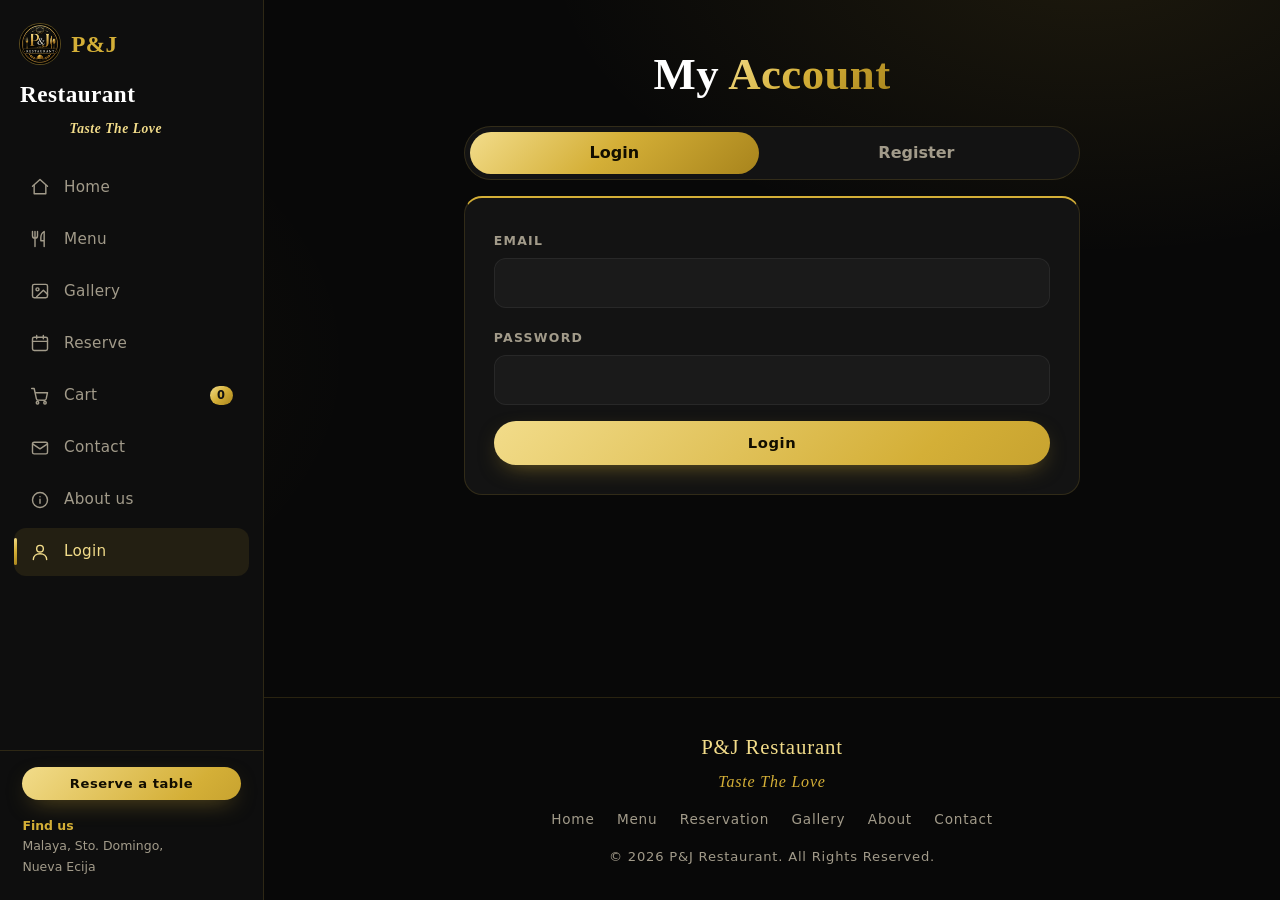
<file: login.html>
<!DOCTYPE html>
<html lang="en" data-bs-theme="dark">
<head>
  <meta charset="UTF-8">
  <meta name="viewport" content="width=device-width, initial-scale=1.0">
  <meta name="theme-color" content="#080808">
  <title>Account | P&amp;J Restaurant</title>
  <link rel="icon" href="files/Logo.jpg">
  <link rel="stylesheet" href="bcs/bootstrap.min.css"> <!-- bootstrap -->
  <link rel="stylesheet" href="css/theme.css"> <!-- black & gold theme (all pages) -->
</head>
<body>

<!-- Mobile top bar + burger -->
<header class="topbar d-lg-none">
  <a href="index.html" class="brand"><img src="files/Logo.jpg" alt=""><span>P&amp;J</span></a>
  <button class="burger" type="button" data-bs-toggle="offcanvas" data-bs-target="#mainNav" aria-controls="mainNav" aria-label="Open menu"><svg viewBox="0 0 24 24" fill="none" stroke="currentColor" stroke-width="2" stroke-linecap="round" aria-hidden="true"><path d="M4 7h16M4 12h16M4 17h10"/></svg></button>
</header>

<!-- Sidebar: fixed on desktop, slide-in menu on mobile -->
<aside id="mainNav" class="sidebar offcanvas-lg offcanvas-start" tabindex="-1" aria-label="Main navigation">
  <div class="sidebar-head">
    <a href="index.html" class="brand"><img src="files/Logo.jpg" alt="P&amp;J Restaurant logo"><span>P&amp;J</span> Restaurant<small class="tagline">Taste The Love</small></a>
    <button type="button" class="btn-close d-lg-none" data-bs-dismiss="offcanvas" data-bs-target="#mainNav" aria-label="Close menu"></button>
  </div>
  <div class="sidebar-body">
    <nav class="navbar-nav">
        <a href="index.html" class="nav-link"><span class="nav-ico" aria-hidden="true"><svg viewBox="0 0 24 24" aria-hidden="true"><path d="M3 11l9-8 9 8"/><path d="M5 10v10h14V10"/></svg></span><span class="nav-text">Home</span></a>
        <a href="menu.html" class="nav-link"><span class="nav-ico" aria-hidden="true"><svg viewBox="0 0 24 24" aria-hidden="true"><path d="M6 3v7M3 3v5a3 3 0 0 0 6 0V3M6 10v11"/><path d="M17 21V3c-2.5 1.5-4 4-4 7.5V14h4"/></svg></span><span class="nav-text">Menu</span></a>
        <a href="gallery.html" class="nav-link"><span class="nav-ico" aria-hidden="true"><svg viewBox="0 0 24 24" aria-hidden="true"><rect x="3" y="4" width="18" height="16" rx="2"/><circle cx="9" cy="10" r="1.8"/><path d="M21 16l-5-5-8 8"/></svg></span><span class="nav-text">Gallery</span></a>
        <a href="reservation.html" class="nav-link"><span class="nav-ico" aria-hidden="true"><svg viewBox="0 0 24 24" aria-hidden="true"><rect x="3" y="5" width="18" height="16" rx="2"/><path d="M3 10h18M8 3v4M16 3v4"/></svg></span><span class="nav-text">Reserve</span></a>
        <a href="cart.html" class="nav-link"><span class="nav-ico" aria-hidden="true"><svg viewBox="0 0 24 24" aria-hidden="true"><circle cx="9" cy="20" r="1.5"/><circle cx="18" cy="20" r="1.5"/><path d="M2 3h3l2.7 12.4a2 2 0 0 0 2 1.6h7.7a2 2 0 0 0 2-1.5L21 8H6"/></svg></span><span class="nav-text">Cart</span> <span id="cartCount" class="badge bg-warning text-dark">0</span></a>
        <a href="contact.html" class="nav-link"><span class="nav-ico" aria-hidden="true"><svg viewBox="0 0 24 24" aria-hidden="true"><rect x="3" y="5" width="18" height="14" rx="2"/><path d="M3 7l9 6 9-6"/></svg></span><span class="nav-text">Contact</span></a>
        <a href="a.html" class="nav-link"><span class="nav-ico" aria-hidden="true"><svg viewBox="0 0 24 24" aria-hidden="true"><circle cx="12" cy="12" r="9"/><path d="M12 11v5M12 8h.01"/></svg></span><span class="nav-text">About us</span></a>
        <a href="login.html" class="nav-link active" aria-current="page"><span class="nav-ico" aria-hidden="true"><svg viewBox="0 0 24 24" aria-hidden="true"><circle cx="12" cy="8" r="4"/><path d="M4 21c0-4.4 3.6-7 8-7s8 2.6 8 7"/></svg></span><span class="nav-text">Login</span></a>
    </nav>
  </div>
  <div class="sidebar-foot">
    <a href="reservation.html" class="btn btn-warning btn-sm w-100 mb-3">Reserve a table</a>
    <b>Find us</b><br>Malaya, Sto. Domingo,<br>Nueva Ecija
  </div>
</aside>


<main id="accountPage" class="container py-5">

  <!-- Not logged in -->
  <section id="authBox" class="d-none">
    <h1 class="text-center mb-4">My <span class="gold-text">Account</span></h1>

    <ul class="nav nav-pills nav-fill mb-3">
      <li class="nav-item">
        <button class="nav-link active" data-bs-toggle="pill" data-bs-target="#loginPane" type="button">Login</button>
      </li>
      <li class="nav-item">
        <button class="nav-link" data-bs-toggle="pill" data-bs-target="#registerPane" type="button">Register</button>
      </li>
    </ul>

    <div class="tab-content">
      <div class="tab-pane fade show active" id="loginPane">
        <form id="loginForm">
          <div class="mb-3">
            <label class="form-label" for="loginEmail">Email</label>
            <input type="email" id="loginEmail" class="form-control" required>
          </div>
          <div class="mb-3">
            <label class="form-label" for="loginPassword">Password</label>
            <input type="password" id="loginPassword" class="form-control" required>
          </div>
          <button type="submit" class="btn btn-warning w-100">Login</button>
        </form>
      </div>

      <div class="tab-pane fade" id="registerPane">
        <form id="registerForm">
          <div class="mb-3">
            <label class="form-label" for="regName">Full Name</label>
            <input type="text" id="regName" class="form-control" required>
          </div>
          <div class="mb-3">
            <label class="form-label" for="regEmail">Email</label>
            <input type="email" id="regEmail" class="form-control" required>
          </div>
          <div class="mb-3">
            <label class="form-label" for="regPassword">Password (min. 6 characters)</label>
            <input type="password" id="regPassword" class="form-control" minlength="6" required>
          </div>
          <div class="mb-3">
            <label class="form-label" for="regAddress">Delivery Address (optional)</label>
            <input type="text" id="regAddress" class="form-control">
          </div>
          <button type="submit" class="btn btn-warning w-100">Create Account</button>
        </form>
      </div>

      <p id="authMsg" class="small mt-2"></p>
    </div>
  </section>

  <!-- Logged in -->
  <section id="profileBox" class="d-none">
    <div class="account-head">
      <h1 class="mb-0">Hi, <span id="welcomeName"></span>!</h1>
      <a href="track.html" class="order-btn">Track Order →</a>
    </div>

    <form id="profileForm" class="mb-4">
      <h2 class="mb-3">Profile</h2>
      <div class="mb-3">
        <label class="form-label" for="profName">Full Name</label>
        <input type="text" id="profName" class="form-control" required>
      </div>
      <div class="mb-3">
        <label class="form-label" for="profEmail">Email</label>
        <input type="email" id="profEmail" class="form-control" readonly>
      </div>
      <div class="mb-3">
        <label class="form-label" for="profAddress">Delivery Address</label>
        <input type="text" id="profAddress" class="form-control">
      </div>
      <button type="submit" class="btn btn-warning">Save Changes</button>
      <p id="profileMsg" class="small mt-2 mb-0"></p>
    </form>

    <h2 class="section-title">Order History</h2>
    <div id="orderHistory"></div>

    <button id="logoutBtn" type="button" class="btn btn-outline-danger">Logout</button>
  </section>
</main>


<footer>
  <span class="foot-brand">P&amp;J Restaurant</span>
  <em class="tagline-foot">Taste The Love</em>
  <nav class="foot-links" aria-label="Quick links">
    <a href="index.html">Home</a><a href="menu.html">Menu</a><a href="reservation.html">Reservation</a><a href="gallery.html">Gallery</a><a href="a.html">About</a><a href="contact.html">Contact</a>
  </nav>
  <p>© 2026 P&amp;J Restaurant. All Rights Reserved.</p>
</footer>

<script src="botjs/bootstrap.bundle.min.js"></script>
<script src="js/script.js"></script>
<script src="js/account.js"></script>
<script src="js/ui.js"></script>
</body>
</html>
</file>
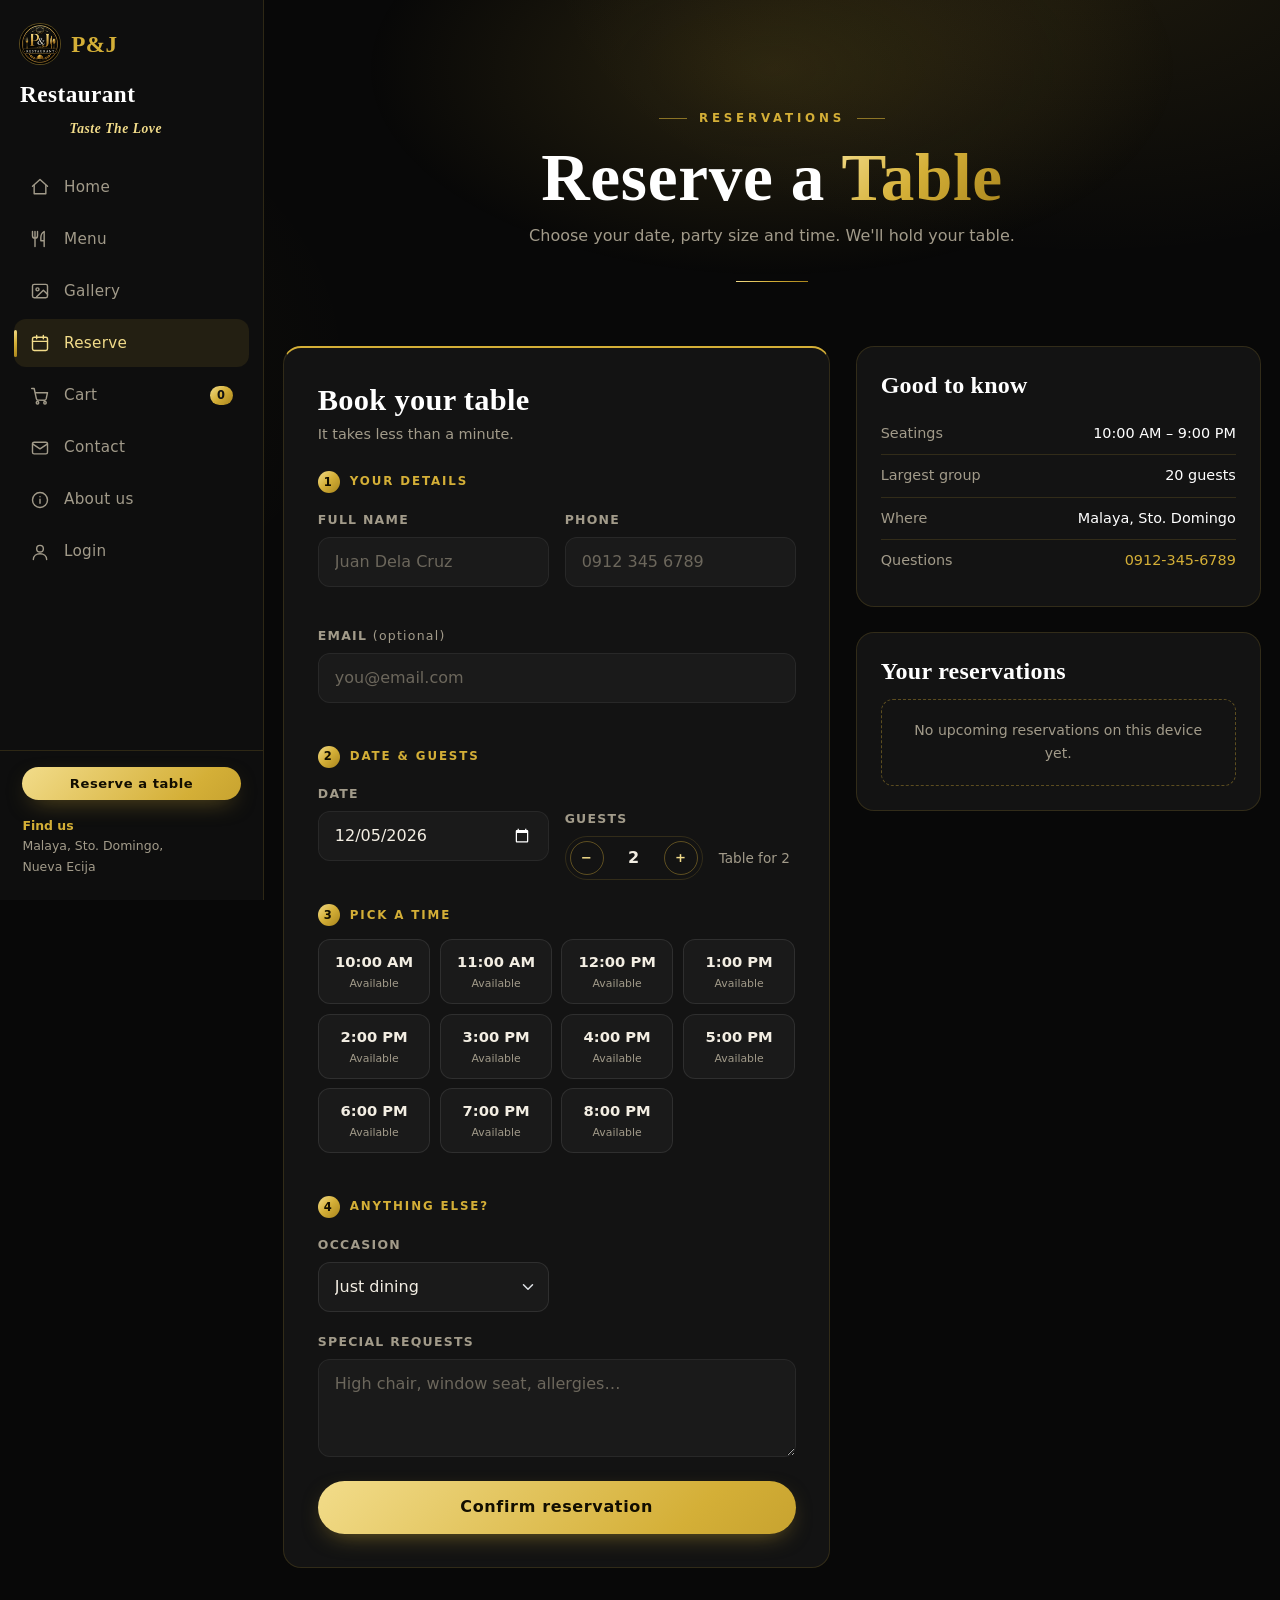
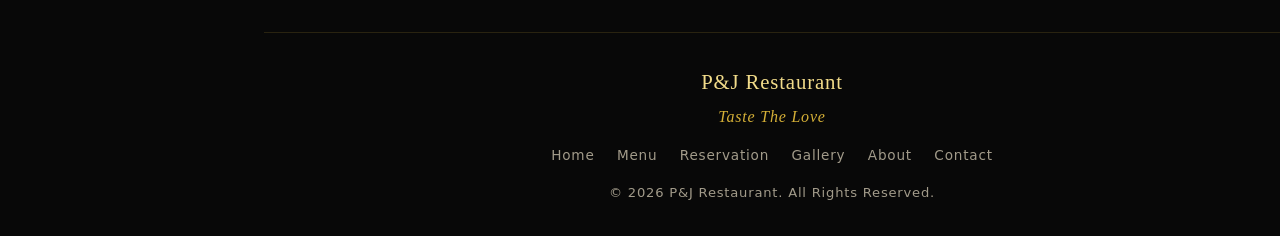
<file: reservation.html>
<!DOCTYPE html>
<html lang="en" data-bs-theme="dark">
<head>
  <meta charset="UTF-8">
  <meta name="viewport" content="width=device-width, initial-scale=1.0">
  <meta name="theme-color" content="#080808">
  <title>Reserve a Table | P&amp;J Restaurant</title>
  <link rel="icon" href="files/Logo.jpg">
  <link rel="stylesheet" href="bcs/bootstrap.min.css"> <!-- bootstrap -->
  <link rel="stylesheet" href="css/theme.css"> <!-- black & gold theme (all pages) -->
</head>
<body>

<!-- Mobile top bar + burger -->
<header class="topbar d-lg-none">
  <a href="index.html" class="brand"><img src="files/Logo.jpg" alt=""><span>P&amp;J</span></a>
  <button class="burger" type="button" data-bs-toggle="offcanvas" data-bs-target="#mainNav" aria-controls="mainNav" aria-label="Open menu"><svg viewBox="0 0 24 24" fill="none" stroke="currentColor" stroke-width="2" stroke-linecap="round" aria-hidden="true"><path d="M4 7h16M4 12h16M4 17h10"/></svg></button>
</header>

<!-- Sidebar: fixed on desktop, slide-in menu on mobile -->
<aside id="mainNav" class="sidebar offcanvas-lg offcanvas-start" tabindex="-1" aria-label="Main navigation">
  <div class="sidebar-head">
    <a href="index.html" class="brand"><img src="files/Logo.jpg" alt="P&amp;J Restaurant logo"><span>P&amp;J</span> Restaurant<small class="tagline">Taste The Love</small></a>
    <button type="button" class="btn-close d-lg-none" data-bs-dismiss="offcanvas" data-bs-target="#mainNav" aria-label="Close menu"></button>
  </div>
  <div class="sidebar-body">
    <nav class="navbar-nav">
        <a href="index.html" class="nav-link"><span class="nav-ico" aria-hidden="true"><svg viewBox="0 0 24 24" aria-hidden="true"><path d="M3 11l9-8 9 8"/><path d="M5 10v10h14V10"/></svg></span><span class="nav-text">Home</span></a>
        <a href="menu.html" class="nav-link"><span class="nav-ico" aria-hidden="true"><svg viewBox="0 0 24 24" aria-hidden="true"><path d="M6 3v7M3 3v5a3 3 0 0 0 6 0V3M6 10v11"/><path d="M17 21V3c-2.5 1.5-4 4-4 7.5V14h4"/></svg></span><span class="nav-text">Menu</span></a>
        <a href="gallery.html" class="nav-link"><span class="nav-ico" aria-hidden="true"><svg viewBox="0 0 24 24" aria-hidden="true"><rect x="3" y="4" width="18" height="16" rx="2"/><circle cx="9" cy="10" r="1.8"/><path d="M21 16l-5-5-8 8"/></svg></span><span class="nav-text">Gallery</span></a>
        <a href="reservation.html" class="nav-link active" aria-current="page"><span class="nav-ico" aria-hidden="true"><svg viewBox="0 0 24 24" aria-hidden="true"><rect x="3" y="5" width="18" height="16" rx="2"/><path d="M3 10h18M8 3v4M16 3v4"/></svg></span><span class="nav-text">Reserve</span></a>
        <a href="cart.html" class="nav-link"><span class="nav-ico" aria-hidden="true"><svg viewBox="0 0 24 24" aria-hidden="true"><circle cx="9" cy="20" r="1.5"/><circle cx="18" cy="20" r="1.5"/><path d="M2 3h3l2.7 12.4a2 2 0 0 0 2 1.6h7.7a2 2 0 0 0 2-1.5L21 8H6"/></svg></span><span class="nav-text">Cart</span> <span id="cartCount" class="badge bg-warning text-dark">0</span></a>
        <a href="contact.html" class="nav-link"><span class="nav-ico" aria-hidden="true"><svg viewBox="0 0 24 24" aria-hidden="true"><rect x="3" y="5" width="18" height="14" rx="2"/><path d="M3 7l9 6 9-6"/></svg></span><span class="nav-text">Contact</span></a>
        <a href="a.html" class="nav-link"><span class="nav-ico" aria-hidden="true"><svg viewBox="0 0 24 24" aria-hidden="true"><circle cx="12" cy="12" r="9"/><path d="M12 11v5M12 8h.01"/></svg></span><span class="nav-text">About us</span></a>
        <a href="login.html" class="nav-link"><span class="nav-ico" aria-hidden="true"><svg viewBox="0 0 24 24" aria-hidden="true"><circle cx="12" cy="8" r="4"/><path d="M4 21c0-4.4 3.6-7 8-7s8 2.6 8 7"/></svg></span><span class="nav-text">Login</span></a>
    </nav>
  </div>
  <div class="sidebar-foot">
    <a href="reservation.html" class="btn btn-warning btn-sm w-100 mb-3">Reserve a table</a>
    <b>Find us</b><br>Malaya, Sto. Domingo,<br>Nueva Ecija
  </div>
</aside>


<section class="page-hero">
  <span class="eyebrow">Reservations</span>
  <h1>Reserve a <span class="gold-text">Table</span></h1>
  <p>Choose your date, party size and time. We'll hold your table.</p>
</section>

<main class="res-wrap">
  <div class="res-card">
    <!-- Booking form -->
    <div id="resFormWrap">
      <h2>Book your table</h2>
      <p class="sub">It takes less than a minute.</p>

      <form id="resForm" novalidate>
        <div class="step-label"><i>1</i> Your details</div>
        <div class="row g-3">
          <div class="col-sm-6">
            <label class="form-label" for="resName">Full name</label>
            <input type="text" id="resName" class="form-control" autocomplete="name" placeholder="Juan Dela Cruz">
            <span class="field-err" data-err="name"></span>
          </div>
          <div class="col-sm-6">
            <label class="form-label" for="resPhone">Phone</label>
            <input type="tel" id="resPhone" class="form-control" autocomplete="tel" placeholder="0912 345 6789">
            <span class="field-err" data-err="phone"></span>
          </div>
          <div class="col-12">
            <label class="form-label" for="resEmail">Email <span class="text-muted text-lowercase fw-normal">(optional)</span></label>
            <input type="email" id="resEmail" class="form-control" autocomplete="email" placeholder="you@email.com">
            <span class="field-err" data-err="email"></span>
          </div>
        </div>

        <div class="step-label"><i>2</i> Date &amp; guests</div>
        <div class="row g-3 align-items-end">
          <div class="col-sm-6">
            <label class="form-label" for="resDate">Date</label>
            <input type="date" id="resDate" class="form-control">
            <span class="field-err" data-err="date"></span>
          </div>
          <div class="col-sm-6">
            <span class="form-label d-block">Guests</span>
            <div class="party">
              <div class="qty">
                <button type="button" class="btn btn-outline-dark btn-sm" id="partyMinus" aria-label="Fewer guests">−</button>
                <span class="qty-num" id="partyNum" aria-live="polite">2</span>
                <button type="button" class="btn btn-outline-dark btn-sm" id="partyPlus" aria-label="More guests">+</button>
              </div>
              <span class="party-hint" id="partyHint"></span>
            </div>
          </div>
        </div>

        <div class="step-label"><i>3</i> Pick a time</div>
        <div class="slots" id="resSlots" role="group" aria-label="Available times"></div>
        <span class="field-err" data-err="slot"></span>

        <div class="step-label"><i>4</i> Anything else?</div>
        <div class="row g-3">
          <div class="col-sm-6">
            <label class="form-label" for="resOccasion">Occasion</label>
            <select id="resOccasion" class="form-select">
              <option value="">Just dining</option>
              <option>Birthday</option>
              <option>Anniversary</option>
              <option>Family gathering</option>
              <option>Date night</option>
              <option>Business meal</option>
            </select>
          </div>
          <div class="col-12">
            <label class="form-label" for="resNotes">Special requests</label>
            <textarea id="resNotes" class="form-control" rows="3" placeholder="High chair, window seat, allergies…"></textarea>
          </div>
        </div>

        <button type="submit" class="btn btn-warning btn-lg w-100 mt-4">Confirm reservation</button>
      </form>
    </div>

    <!-- Confirmation -->
    <div id="resDone" hidden></div>
  </div>

  <aside class="res-side">
    <div class="res-info">
      <h3>Good to know</h3>
      <ul>
        <li><span>Seatings</span><b id="resHours">—</b></li>
        <li><span>Largest group</span><b id="resMax">—</b></li>
        <li><span>Where</span><b>Malaya, Sto. Domingo</b></li>
        <li><span>Questions</span><b><a href="tel:09123456789">0912-345-6789</a></b></li>
      </ul>
    </div>
    <div class="res-info">
      <h3>Your reservations</h3>
      <div class="my-res" id="myRes"></div>
    </div>
  </aside>
</main>


<footer>
  <span class="foot-brand">P&amp;J Restaurant</span>
  <em class="tagline-foot">Taste The Love</em>
  <nav class="foot-links" aria-label="Quick links">
    <a href="index.html">Home</a><a href="menu.html">Menu</a><a href="reservation.html">Reservation</a><a href="gallery.html">Gallery</a><a href="a.html">About</a><a href="contact.html">Contact</a>
  </nav>
  <p>© 2026 P&amp;J Restaurant. All Rights Reserved.</p>
</footer>

<script src="botjs/bootstrap.bundle.min.js"></script>
<script src="js/script.js"></script>
<script src="js/account.js"></script>
<script src="js/reservation.js"></script>
<script src="js/ui.js"></script>
</body>
</html>
</file>
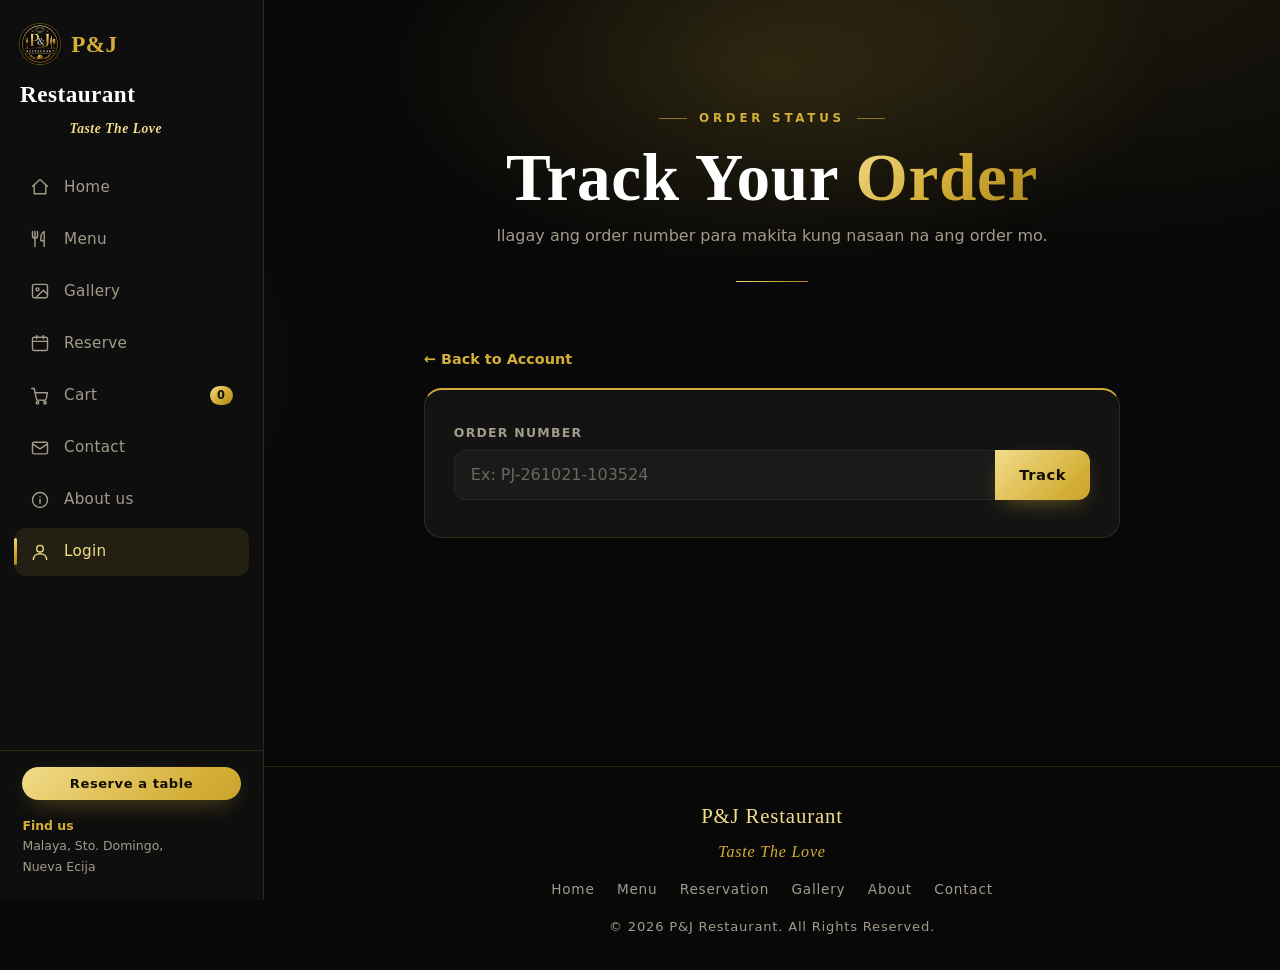
<file: track.html>
<!DOCTYPE html>
<html lang="en" data-bs-theme="dark">
<head>
  <meta charset="UTF-8">
  <meta name="viewport" content="width=device-width, initial-scale=1.0">
  <meta name="theme-color" content="#080808">
  <title>Track Order | P&amp;J Restaurant</title>
  <link rel="icon" href="files/Logo.jpg">
  <link rel="stylesheet" href="bcs/bootstrap.min.css"> <!-- bootstrap -->
  <link rel="stylesheet" href="css/theme.css"> <!-- black & gold theme (all pages) -->
</head>
<body>

<!-- Mobile top bar + burger -->
<header class="topbar d-lg-none">
  <a href="index.html" class="brand"><img src="files/Logo.jpg" alt=""><span>P&amp;J</span></a>
  <button class="burger" type="button" data-bs-toggle="offcanvas" data-bs-target="#mainNav" aria-controls="mainNav" aria-label="Open menu"><svg viewBox="0 0 24 24" fill="none" stroke="currentColor" stroke-width="2" stroke-linecap="round" aria-hidden="true"><path d="M4 7h16M4 12h16M4 17h10"/></svg></button>
</header>

<!-- Sidebar: fixed on desktop, slide-in menu on mobile -->
<aside id="mainNav" class="sidebar offcanvas-lg offcanvas-start" tabindex="-1" aria-label="Main navigation">
  <div class="sidebar-head">
    <a href="index.html" class="brand"><img src="files/Logo.jpg" alt="P&amp;J Restaurant logo"><span>P&amp;J</span> Restaurant<small class="tagline">Taste The Love</small></a>
    <button type="button" class="btn-close d-lg-none" data-bs-dismiss="offcanvas" data-bs-target="#mainNav" aria-label="Close menu"></button>
  </div>
  <div class="sidebar-body">
    <nav class="navbar-nav">
        <a href="index.html" class="nav-link"><span class="nav-ico" aria-hidden="true"><svg viewBox="0 0 24 24" aria-hidden="true"><path d="M3 11l9-8 9 8"/><path d="M5 10v10h14V10"/></svg></span><span class="nav-text">Home</span></a>
        <a href="menu.html" class="nav-link"><span class="nav-ico" aria-hidden="true"><svg viewBox="0 0 24 24" aria-hidden="true"><path d="M6 3v7M3 3v5a3 3 0 0 0 6 0V3M6 10v11"/><path d="M17 21V3c-2.5 1.5-4 4-4 7.5V14h4"/></svg></span><span class="nav-text">Menu</span></a>
        <a href="gallery.html" class="nav-link"><span class="nav-ico" aria-hidden="true"><svg viewBox="0 0 24 24" aria-hidden="true"><rect x="3" y="4" width="18" height="16" rx="2"/><circle cx="9" cy="10" r="1.8"/><path d="M21 16l-5-5-8 8"/></svg></span><span class="nav-text">Gallery</span></a>
        <a href="reservation.html" class="nav-link"><span class="nav-ico" aria-hidden="true"><svg viewBox="0 0 24 24" aria-hidden="true"><rect x="3" y="5" width="18" height="16" rx="2"/><path d="M3 10h18M8 3v4M16 3v4"/></svg></span><span class="nav-text">Reserve</span></a>
        <a href="cart.html" class="nav-link"><span class="nav-ico" aria-hidden="true"><svg viewBox="0 0 24 24" aria-hidden="true"><circle cx="9" cy="20" r="1.5"/><circle cx="18" cy="20" r="1.5"/><path d="M2 3h3l2.7 12.4a2 2 0 0 0 2 1.6h7.7a2 2 0 0 0 2-1.5L21 8H6"/></svg></span><span class="nav-text">Cart</span> <span id="cartCount" class="badge bg-warning text-dark">0</span></a>
        <a href="contact.html" class="nav-link"><span class="nav-ico" aria-hidden="true"><svg viewBox="0 0 24 24" aria-hidden="true"><rect x="3" y="5" width="18" height="14" rx="2"/><path d="M3 7l9 6 9-6"/></svg></span><span class="nav-text">Contact</span></a>
        <a href="a.html" class="nav-link"><span class="nav-ico" aria-hidden="true"><svg viewBox="0 0 24 24" aria-hidden="true"><circle cx="12" cy="12" r="9"/><path d="M12 11v5M12 8h.01"/></svg></span><span class="nav-text">About us</span></a>
        <a href="login.html" class="nav-link active" aria-current="page"><span class="nav-ico" aria-hidden="true"><svg viewBox="0 0 24 24" aria-hidden="true"><circle cx="12" cy="8" r="4"/><path d="M4 21c0-4.4 3.6-7 8-7s8 2.6 8 7"/></svg></span><span class="nav-text">Login</span></a>
    </nav>
  </div>
  <div class="sidebar-foot">
    <a href="reservation.html" class="btn btn-warning btn-sm w-100 mb-3">Reserve a table</a>
    <b>Find us</b><br>Malaya, Sto. Domingo,<br>Nueva Ecija
  </div>
</aside>


<section class="page-hero">
  <span class="eyebrow">Order status</span>
  <h1>Track Your <span class="gold-text">Order</span></h1>
  <p>Ilagay ang order number para makita kung nasaan na ang order mo.</p>
</section>

<main class="track-section">
  <div class="container track-container">
    <a href="login.html" class="back-link">← Back to Account</a>

    <!-- Search -->
    <form id="trackForm" class="track-search">
      <label for="orderInput" class="form-label">Order Number</label>
      <div class="input-group">
        <input type="text" id="orderInput" class="form-control" placeholder="Ex: PJ-261021-103524" autocomplete="off">
        <button type="submit" class="btn btn-warning px-4">Track</button>
      </div>
      <p id="trackMsg" class="small mt-2 mb-0"></p>

      <div id="recentBox" class="mt-3 d-none">
        <small class="text-muted fw-bold d-block mb-2">Recent orders</small>
        <div id="recentOrders" class="d-grid gap-2"></div>
      </div>
    </form>

    <!-- Result -->
    <div id="trackResult"></div>
  </div>
</main>


<footer>
  <span class="foot-brand">P&amp;J Restaurant</span>
  <em class="tagline-foot">Taste The Love</em>
  <nav class="foot-links" aria-label="Quick links">
    <a href="index.html">Home</a><a href="menu.html">Menu</a><a href="reservation.html">Reservation</a><a href="gallery.html">Gallery</a><a href="a.html">About</a><a href="contact.html">Contact</a>
  </nav>
  <p>© 2026 P&amp;J Restaurant. All Rights Reserved.</p>
</footer>

<script src="botjs/bootstrap.bundle.min.js"></script>
<script src="js/script.js"></script>
<script src="js/account.js"></script>
<script src="js/track.js"></script>
<script src="js/ui.js"></script>
</body>
</html>
</file>
<file: css/theme.css>
/* ---------- 1. TOKENS ---------- */
:root {
  --bg: #080808;
  --bg-2: #0e0e0e;
  --surface: #131313;
  --surface-2: #1a1a1a;
  --surface-3: #222;
  --line: rgba(212, 175, 55, 0.16);
  --line-strong: rgba(212, 175, 55, 0.38);

  --gold: #d4af37;
  --gold-light: #f2dc8a;
  --gold-dark: #a8841c;
  --gold-grad: linear-gradient(135deg, #f2dc8a 0%, #d4af37 48%, #a8841c 100%);
  --gold-glow: 0 0 0 1px var(--line-strong), 0 10px 40px -12px rgba(212, 175, 55, 0.35);

  --text: #f3eee3;
  --muted: #a29b8a;
  --danger: #e0645c;
  --ok: #6fcf97;

  --font-display: "Cormorant Garamond", "Playfair Display", Georgia, serif;
  --font-body: "Inter", system-ui, -apple-system, "Segoe UI", Roboto, Arial, sans-serif;

  --nav-width: 264px;
  --radius: 18px;
  --radius-sm: 12px;
  --ease: cubic-bezier(0.22, 1, 0.36, 1);
  --t: 0.35s var(--ease);
}

/* Bootstrap 5.3 dark mode variables, pointed at our tokens */
[data-bs-theme="dark"] {
  --bs-body-bg: var(--bg);
  --bs-body-color: var(--text);
  --bs-body-font-family: var(--font-body);
  --bs-secondary-color: var(--muted);
  --bs-border-color: var(--line);
  --bs-link-color: var(--gold);
  --bs-link-hover-color: var(--gold-light);
  --bs-emphasis-color: #fff;
  --bs-tertiary-bg: var(--surface-2);
}

/* ---------- 2. BASE ---------- */
html { scroll-behavior: smooth; }

body {
  min-height: 100vh;
  display: flex;
  flex-direction: column;
  font-family: var(--font-body);
  font-size: 1rem;
  line-height: 1.65;
  color: var(--text);
  background:
    radial-gradient(900px 500px at 85% -5%, rgba(212, 175, 55, 0.10), transparent 60%),
    radial-gradient(700px 500px at -5% 40%, rgba(212, 175, 55, 0.05), transparent 60%),
    var(--bg);
  background-attachment: fixed;
  overflow-x: hidden;
  -webkit-font-smoothing: antialiased;
  animation: pageIn 0.7s var(--ease) both;
}
body.leaving { opacity: 0; transition: opacity 0.22s ease; }

main, .page { flex: 1 0 auto; }

h1, h2, h3, h4, .display-5 {
  font-family: var(--font-display);
  font-weight: 600;
  letter-spacing: 0.01em;
  color: #fff;
}
h5, h6, .h5, .h6 { font-family: var(--font-body); font-weight: 600; color: #fff; }
.h5 { font-size: 1.05rem; }

a { color: var(--gold); text-decoration: none; transition: color 0.2s ease; }
a:hover { color: var(--gold-light); }

::selection { background: var(--gold); color: #000; }
:focus-visible { outline: 2px solid var(--gold); outline-offset: 3px; }

.text-muted, .text-body-secondary { color: var(--muted) !important; }
.text-warning { color: var(--gold) !important; }
.text-danger { color: var(--danger) !important; }
.text-success { color: var(--ok) !important; }

.eyebrow {
  display: inline-block;
  margin-bottom: 0.9rem;
  font-size: 0.74rem;
  font-weight: 600;
  letter-spacing: 0.32em;
  text-transform: uppercase;
  color: var(--gold);
}
.eyebrow::before, .eyebrow::after {
  content: "";
  display: inline-block;
  width: 28px; height: 1px;
  margin: 0 12px;
  vertical-align: middle;
  background: var(--gold);
  opacity: 0.6;
}
.eyebrow.left::before { display: none; }
.eyebrow.left::after { margin-left: 12px; }

.gold-text {
  background: var(--gold-grad);
  -webkit-background-clip: text;
  background-clip: text;
  color: transparent;
}
.hairline {
  height: 1px; border: 0; margin: 0;
  background: linear-gradient(90deg, transparent, var(--line-strong), transparent);
  opacity: 1;
}

.section { padding: clamp(56px, 8vw, 104px) 0; }
.section-head { text-align: center; max-width: 640px; margin: 0 auto 3rem; }
.section-head h2 { font-size: clamp(2rem, 4.2vw, 3rem); margin: 0 0 0.6rem; }
.section-head p { color: var(--muted); margin: 0; }

.surface {
  background: var(--surface);
  border: 1px solid var(--line);
  border-radius: var(--radius);
  box-shadow: 0 20px 50px -30px #000;
}

/* ---------- 3. MOTION HELPERS ---------- */
@keyframes pageIn   { from { opacity: 0; } to { opacity: 1; } }
@keyframes fadeUp   { from { opacity: 0; transform: translateY(26px); } to { opacity: 1; transform: none; } }
@keyframes fadeDown { from { opacity: 0; transform: translateY(-16px); } to { opacity: 1; transform: none; } }
@keyframes popIn    { from { opacity: 0; transform: scale(0.94); } to { opacity: 1; transform: none; } }
@keyframes floaty   { 0%, 100% { transform: translateY(0); } 50% { transform: translateY(-12px); } }
@keyframes spin     { to { transform: rotate(360deg); } }
@keyframes shimmer  { to { transform: translateX(260%) skewX(-20deg); } }
@keyframes pulseDot { 0% { box-shadow: 0 0 0 0 rgba(111, 207, 151, 0.6); } 80%,100% { box-shadow: 0 0 0 9px rgba(111, 207, 151, 0); } }
@keyframes badgePop { 0% { transform: scale(1); } 40% { transform: scale(1.45); } 100% { transform: scale(1); } }
@keyframes drawCheck { to { stroke-dashoffset: 0; } }
@keyframes glowPulse { 0%,100% { box-shadow: 0 0 0 0 rgba(212,175,55,0.45); } 70% { box-shadow: 0 0 0 16px rgba(212,175,55,0); } }

/* scroll-reveal (ui.js adds .in) */
.reveal { opacity: 0; transform: translateY(28px); transition: opacity 0.8s var(--ease), transform 0.8s var(--ease); transition-delay: var(--d, 0s); }
.reveal.in { opacity: 1; transform: none; }
.no-js .reveal { opacity: 1; transform: none; }

.rise { animation: fadeUp 0.9s var(--ease) both; animation-delay: var(--d, 0s); }

/* ---------- 4. SIDEBAR / TOPBAR ---------- */
.topbar {
  position: sticky; top: 0; z-index: 1030;
  display: flex; align-items: center; justify-content: space-between;
  padding: 0.7rem 1rem;
  background: rgba(8, 8, 8, 0.82);
  backdrop-filter: blur(14px);
  border-bottom: 1px solid var(--line);
}
.brand {
  display: inline-flex; align-items: center; gap: 0.7rem;
  font-family: var(--font-display);
  font-size: 1.45rem; font-weight: 700; letter-spacing: 0.02em;
  color: #fff; text-decoration: none;
}
.brand:hover { color: #fff; }
.brand span { color: var(--gold); }
.brand img { width: 40px; height: 40px; border-radius: 50%; object-fit: cover; box-shadow: 0 0 0 1px var(--line-strong); }

.burger {
  display: inline-flex; align-items: center; justify-content: center;
  width: 42px; height: 42px; padding: 0;
  color: var(--gold); background: transparent;
  border: 1px solid var(--line-strong); border-radius: 12px;
  transition: background 0.25s ease, transform 0.25s ease;
}
.burger:hover { background: rgba(212, 175, 55, 0.12); transform: scale(1.05); }
.burger svg { width: 22px; height: 22px; }

.sidebar { background: var(--bg-2); color: var(--text); }
.sidebar-head {
  display: flex; align-items: center; justify-content: space-between;
  padding: 1.5rem 1.25rem 1.2rem;
}
.sidebar-body { flex: 1 1 auto; padding: 0.5rem 0.9rem 1rem; overflow-y: auto; }
.sidebar .navbar-nav { display: flex; flex-direction: column; gap: 4px; }

.sidebar .nav-link {
  position: relative;
  display: flex; align-items: center; gap: 0.85rem;
  padding: 0.72rem 1rem;
  border-radius: 12px;
  color: var(--muted);
  font-size: 0.95rem; font-weight: 500; letter-spacing: 0.02em;
  transition: color 0.25s ease, background 0.25s ease, transform 0.25s var(--ease);
}
.sidebar .nav-link .nav-ico { display: inline-flex; width: 20px; height: 20px; }
.sidebar .nav-link .nav-ico svg { width: 20px; height: 20px; stroke: currentColor; fill: none; stroke-width: 1.7; stroke-linecap: round; stroke-linejoin: round; }
.sidebar .nav-link .badge { margin-left: auto; }
.sidebar .nav-link::before {
  content: ""; position: absolute; left: 0; top: 22%; bottom: 22%;
  width: 3px; border-radius: 3px; background: var(--gold-grad);
  transform: scaleY(0); transition: transform 0.35s var(--ease);
}
.sidebar .nav-link:hover { color: #fff; background: rgba(255, 255, 255, 0.04); transform: translateX(4px); }
.sidebar .nav-link.active { color: var(--gold-light); background: rgba(212, 175, 55, 0.10); }
.sidebar .nav-link.active::before { transform: scaleY(1); }

.sidebar-foot { padding: 1rem 1.4rem 1.4rem; font-size: 0.78rem; color: var(--muted); border-top: 1px solid var(--line); }
.sidebar-foot b { color: var(--gold); font-weight: 600; }

.badge.bg-warning, .badge.bg-warning.text-dark {
  background: var(--gold-grad) !important; color: #111 !important;
  font-weight: 700; border-radius: 999px; padding: 0.35em 0.65em;
}
.badge.pop { animation: badgePop 0.5s var(--ease); }

.btn-close { filter: invert(1) grayscale(1) brightness(2); opacity: 0.8; }

@media (max-width: 991.98px) {
  .sidebar { --bs-offcanvas-width: min(300px, 84vw); --bs-offcanvas-bg: var(--bg-2); --bs-offcanvas-color: var(--text); border-right: 1px solid var(--line); }
}
@media (min-width: 992px) {
  .sidebar {
    position: fixed; top: 0; bottom: 0; left: 0; z-index: 1030;
    display: flex; flex-direction: column; width: var(--nav-width);
    background-color: var(--bg-2) !important; color: var(--text) !important;
    border-right: 1px solid var(--line);
    animation: fadeDown 0.7s var(--ease) both;
  }
  body { padding-left: var(--nav-width); }
}

/* ---------- 5. BUTTONS & FORMS ---------- */
.btn {
  --bs-btn-border-radius: 999px;
  position: relative; overflow: hidden;
  padding: 0.7rem 1.5rem;
  font-size: 0.92rem; font-weight: 600; letter-spacing: 0.04em;
  border-radius: 999px;
  transition: transform var(--t), box-shadow var(--t), background 0.3s ease, color 0.3s ease, border-color 0.3s ease;
}
.btn:active { transform: scale(0.97); }
.btn-lg { padding: 0.9rem 2rem; font-size: 1rem; }
.btn-sm { padding: 0.4rem 0.9rem; font-size: 0.82rem; }

.btn-warning {
  color: #120e00; border: 0;
  background: var(--gold-grad);
  background-size: 160% 160%;
  box-shadow: 0 8px 24px -10px rgba(212, 175, 55, 0.6);
}
.btn-warning::after {
  content: ""; position: absolute; top: 0; left: -60%;
  width: 40%; height: 100%;
  background: linear-gradient(90deg, transparent, rgba(255, 255, 255, 0.55), transparent);
  transform: skewX(-20deg);
}
.btn-warning:hover, .btn-warning:focus-visible {
  color: #000; background: var(--gold-grad); background-position: 100% 50%;
  transform: translateY(-3px);
  box-shadow: 0 14px 30px -10px rgba(212, 175, 55, 0.75);
}
.btn-warning:hover::after { animation: shimmer 0.9s ease; }
.btn-warning:disabled, .btn-warning.disabled { color: #3a3000; background: var(--gold-dark); opacity: 0.55; box-shadow: none; transform: none; }

.btn-dark, .btn-outline-dark, .btn-outline-light {
  color: var(--gold-light);
  background: transparent;
  border: 1px solid var(--line-strong);
}
.btn-dark:hover, .btn-outline-dark:hover, .btn-outline-light:hover,
.btn-dark:focus-visible, .btn-outline-dark:focus-visible {
  color: #000; background: var(--gold); border-color: var(--gold);
  transform: translateY(-3px);
  box-shadow: 0 12px 26px -12px rgba(212, 175, 55, 0.8);
}
.btn-outline-dark:disabled, .btn-outline-dark.disabled { color: var(--muted); border-color: rgba(255,255,255,0.08); background: transparent; opacity: 0.5; transform: none; }
.btn-outline-danger { color: var(--danger); border: 1px solid rgba(224, 100, 92, 0.45); background: transparent; }
.btn-outline-danger:hover { color: #fff; background: var(--danger); border-color: var(--danger); transform: translateY(-2px); }

.form-label { margin-bottom: 0.4rem; font-size: 0.78rem; font-weight: 600; letter-spacing: 0.1em; text-transform: uppercase; color: var(--muted); }
.form-control, .form-select, .contact-form input, .contact-form textarea {
  padding: 0.75rem 1rem;
  color: var(--text);
  background-color: var(--surface-2);
  border: 1px solid rgba(255, 255, 255, 0.09);
  border-radius: var(--radius-sm);
  transition: border-color 0.25s ease, box-shadow 0.25s ease, background 0.25s ease;
}
.form-control::placeholder, .contact-form textarea::placeholder, .contact-form input::placeholder { color: #6c675c; }
.form-control:focus, .form-select:focus, .contact-form input:focus, .contact-form textarea:focus {
  color: #fff; background-color: #1f1f1f;
  border-color: var(--gold);
  box-shadow: 0 0 0 4px rgba(212, 175, 55, 0.15);
  outline: 0;
}
.form-control[readonly] { color: var(--muted); background: #101010; }
.form-control.invalid, .form-select.invalid { border-color: var(--danger); box-shadow: 0 0 0 4px rgba(224, 100, 92, 0.14); }
input[type="date"], input[type="time"] { color-scheme: dark; }
.field-err { display: block; min-height: 1.1em; margin-top: 0.3rem; font-size: 0.8rem; color: var(--danger); }
.input-group .form-control { border-radius: var(--radius-sm) 0 0 var(--radius-sm); }
.input-group .btn { border-radius: 0 var(--radius-sm) var(--radius-sm) 0; }

hr { border-color: var(--line-strong); opacity: 0.5; }

/* ---------- 6. PAGE HEROES (inner pages) ---------- */
.page-hero {
  position: relative; text-align: center;
  padding: clamp(56px, 9vw, 104px) 1rem clamp(40px, 6vw, 64px);
  overflow: hidden;
}
.page-hero::before {
  content: ""; position: absolute; inset: -40% 10% auto; height: 120%;
  background: radial-gradient(closest-side, rgba(212, 175, 55, 0.16), transparent);
  pointer-events: none;
}
.page-hero > * { position: relative; }
.page-hero .eyebrow { animation: fadeUp 0.8s var(--ease) 0.1s both; }
.page-hero h1 { font-size: clamp(2.4rem, 6vw, 4.2rem); margin: 0 0 0.6rem; line-height: 1.05; animation: fadeUp 0.9s var(--ease) 0.2s both; }
.page-hero p { max-width: 560px; margin: 0 auto; color: var(--muted); animation: fadeUp 0.9s var(--ease) 0.32s both; }
.page-hero::after {
  content: ""; display: block; width: 72px; height: 1px; margin: 2rem auto 0;
  background: var(--gold-grad); animation: popIn 1s var(--ease) 0.5s both;
}

/* ---------- 7. HOME ---------- */
.hero { position: relative; padding: clamp(48px, 8vw, 96px) 0 clamp(48px, 7vw, 88px); }
.hero .container { max-width: 1180px; }
.hero h1 { font-size: clamp(2.9rem, 6.6vw, 5.4rem); line-height: 1.02; margin: 0.4rem 0 1.2rem; }
.hero h1 em { font-style: italic; font-weight: 600; background: var(--gold-grad); -webkit-background-clip: text; background-clip: text; color: transparent; padding-right: 0.08em; }
.hero .lead { max-width: 460px; font-size: 1.08rem; font-weight: 400; color: var(--muted); }
.hero .eyebrow { animation: fadeUp 0.8s var(--ease) 0.1s both; }
.hero h1 { animation: fadeUp 0.9s var(--ease) 0.2s both; }
.hero .lead { animation: fadeUp 0.9s var(--ease) 0.32s both; }
.hero-buttons { animation: fadeUp 0.9s var(--ease) 0.44s both; }
.hero-stats {
  display: flex; flex-wrap: wrap; gap: 2.2rem; margin-top: 3rem;
  padding-top: 1.6rem; border-top: 1px solid var(--line);
  animation: fadeUp 0.9s var(--ease) 0.58s both;
}
.hero-stats b { display: block; font-family: var(--font-display); font-size: 2.3rem; line-height: 1; color: var(--gold-light); font-weight: 600; }
.hero-stats span { font-size: 0.74rem; letter-spacing: 0.16em; text-transform: uppercase; color: var(--muted); }

.hero-image { position: relative; display: flex; justify-content: center; animation: popIn 1.2s var(--ease) 0.3s both; }
.hero-emblem { position: relative; width: min(440px, 80vw); aspect-ratio: 1; animation: floaty 7s ease-in-out infinite; }
.hero-emblem::before {
  content: ""; position: absolute; inset: -14px; border-radius: 50%;
  background: conic-gradient(from 0deg, transparent 0 55%, rgba(242, 220, 138, 0.9) 75%, transparent 92%);
  -webkit-mask: radial-gradient(farthest-side, transparent calc(100% - 2px), #000 calc(100% - 1px));
          mask: radial-gradient(farthest-side, transparent calc(100% - 2px), #000 calc(100% - 1px));
  animation: spin 9s linear infinite;
}
.hero-emblem::after {
  content: ""; position: absolute; inset: -60px; z-index: -1; border-radius: 50%;
  background: radial-gradient(closest-side, rgba(212, 175, 55, 0.28), transparent);
  filter: blur(14px);
}
.hero-emblem img { width: 100%; height: 100%; border-radius: 50%; object-fit: cover; box-shadow: 0 30px 80px -20px #000, 0 0 0 1px var(--line-strong); }

/* favourite cards */
.food-container { display: grid; grid-template-columns: repeat(auto-fit, minmax(260px, 1fr)); gap: 1.6rem; max-width: 1100px; margin: 0 auto; }
.food-container > [class*="col"] { width: auto; max-width: none; padding: 0; }
.food-card, .menu-card, .about-card, .card {
  background: var(--surface);
  border: 1px solid var(--line) !important;
  border-radius: var(--radius) !important;
  overflow: hidden;
  box-shadow: 0 24px 50px -32px #000 !important;
  transition: transform var(--t), border-color var(--t), box-shadow var(--t);
  color: var(--text);
}
.food-card:hover, .menu-card:hover {
  transform: translateY(-8px);
  border-color: var(--line-strong) !important;
  box-shadow: 0 34px 60px -30px rgba(0, 0, 0, 0.9), 0 0 40px -18px rgba(212, 175, 55, 0.5) !important;
}
.card-img-top { height: 220px; width: 100%; object-fit: cover; transition: transform 0.9s var(--ease); }
.food-card:hover .card-img-top, .menu-card:hover .card-img-top { transform: scale(1.08); }
.food-card .card-body, .menu-card .card-body { padding: 1.4rem 1.3rem 1.5rem; }
.food-card h3, .menu-card h3 { font-size: 1.55rem; margin-bottom: 0.35rem; }
.food-card p, .menu-card p { font-size: 0.92rem; }
.food-card .badge { font-size: 1rem !important; }

.reserve-band {
  position: relative; text-align: center; overflow: hidden;
  padding: clamp(56px, 8vw, 96px) 1rem;
  border-top: 1px solid var(--line); border-bottom: 1px solid var(--line);
  background:
    radial-gradient(600px 260px at 50% 0%, rgba(212, 175, 55, 0.18), transparent 70%),
    var(--bg-2);
}
.reserve-band h2 { font-size: clamp(2rem, 4.6vw, 3.4rem); margin: 0 0 0.6rem; }
.reserve-band p { max-width: 520px; margin: 0 auto 1.8rem; color: var(--muted); }

/* ---------- 8. BEST-SELLER CHART ---------- */
.sales { max-width: 1100px; margin: 0 auto; }
.sales-card { padding: clamp(1.2rem, 3vw, 2rem); }
.sales-top { display: flex; flex-wrap: wrap; gap: 1rem; align-items: center; justify-content: space-between; margin-bottom: 1.6rem; }
.sales-top h3 { margin: 0; font-size: 1.7rem; }
.sales-tools { display: flex; flex-wrap: wrap; gap: 0.7rem; align-items: center; }
.live-pill {
  display: inline-flex; align-items: center; gap: 8px;
  padding: 0.3rem 0.8rem; border: 1px solid rgba(111, 207, 151, 0.35); border-radius: 999px;
  font-size: 0.7rem; font-weight: 600; letter-spacing: 0.16em; text-transform: uppercase; color: var(--ok);
}
.live-pill i { width: 7px; height: 7px; border-radius: 50%; background: var(--ok); animation: pulseDot 1.8s infinite; }
.seg { display: inline-flex; padding: 3px; border: 1px solid var(--line); border-radius: 999px; background: var(--bg); }
.seg button { padding: 0.35rem 1rem; border: 0; border-radius: 999px; background: transparent; color: var(--muted); font-size: 0.8rem; font-weight: 600; transition: all 0.3s var(--ease); }
.seg button.on { color: #000; background: var(--gold-grad); }
.seg button:not(.on):hover { color: #fff; }
.sales-demo { padding: 0.35rem 0.9rem; font-size: 0.76rem; }

.sales-grid { display: grid; grid-template-columns: 330px 1fr; gap: clamp(1.2rem, 3vw, 2.4rem); align-items: start; }

.spotlight {
  position: relative; overflow: hidden; border-radius: var(--radius);
  border: 1px solid var(--line-strong);
  background: linear-gradient(180deg, rgba(212, 175, 55, 0.10), rgba(212, 175, 55, 0.02));
}
.spotlight-img { position: relative; height: 190px; background: var(--surface-2) center / cover no-repeat; display: flex; align-items: center; justify-content: center; font-size: 4rem; }
.spotlight-img::after { content: ""; position: absolute; inset: 0; background: linear-gradient(180deg, transparent 45%, var(--surface) 100%); }
.crown {
  position: absolute; z-index: 2; top: 12px; left: 12px;
  display: inline-flex; align-items: center; gap: 6px;
  padding: 0.3rem 0.75rem; border-radius: 999px;
  font-size: 0.68rem; font-weight: 700; letter-spacing: 0.14em; text-transform: uppercase;
  color: #120e00; background: var(--gold-grad);
  animation: glowPulse 2.4s infinite;
}
.crown svg { width: 14px; height: 14px; fill: currentColor; }
.spotlight-body { padding: 1rem 1.3rem 1.4rem; }
.spotlight-body h4 { font-size: 1.9rem; margin: 0; line-height: 1.1; }
.spotlight-body small { color: var(--muted); }
.spotlight-stats { display: flex; gap: 1.6rem; margin-top: 1rem; }
.spotlight-stats b { display: block; font-family: var(--font-display); font-size: 2rem; line-height: 1; color: var(--gold-light); font-weight: 600; }
.spotlight-stats span { font-size: 0.68rem; letter-spacing: 0.15em; text-transform: uppercase; color: var(--muted); }
.spotlight.swap .spotlight-body, .spotlight.swap .spotlight-img { animation: popIn 0.7s var(--ease); }
.spotlight .btn { margin-top: 1.1rem; width: 100%; }

.rank-list { position: relative; }
.rank-row {
  position: absolute; left: 0; right: 0; height: 52px;
  display: grid; grid-template-columns: 26px 1fr 84px; align-items: center; gap: 12px;
  transition: transform 0.8s var(--ease), opacity 0.5s ease;
  will-change: transform;
}
.rank-row.enter { opacity: 0; }
.rank-no { font-family: var(--font-display); font-size: 1.35rem; color: var(--muted); text-align: center; transition: color 0.4s ease; }
.rank-row.first .rank-no { color: var(--gold-light); }
.rank-main { min-width: 0; }
.rank-name { display: flex; justify-content: space-between; gap: 8px; margin-bottom: 6px; font-size: 0.9rem; font-weight: 500; }
.rank-name span { overflow: hidden; text-overflow: ellipsis; white-space: nowrap; }
.rank-name small { color: var(--muted); flex-shrink: 0; }
.rank-track { height: 10px; border-radius: 999px; background: rgba(255, 255, 255, 0.06); overflow: hidden; }
.rank-fill {
  height: 100%; width: 0; border-radius: inherit;
  background: linear-gradient(90deg, var(--gold-dark), var(--gold));
  transition: width 1.1s var(--ease);
  position: relative;
}
.rank-row.first .rank-fill { background: var(--gold-grad); box-shadow: 0 0 18px rgba(242, 220, 138, 0.55); }
.rank-fill::after { content: ""; position: absolute; inset: 0; background: linear-gradient(90deg, transparent, rgba(255,255,255,0.35), transparent); transform: translateX(-100%); }
.rank-row.bump .rank-fill::after { animation: shimmer 1s ease; }
.rank-val { font-weight: 600; text-align: right; font-variant-numeric: tabular-nums; color: var(--gold-light); }

.sales-foot { margin: 1.4rem 0 0; font-size: 0.78rem; color: var(--muted); text-align: center; }

/* ---------- 9. MENU ---------- */
.menu-container { max-width: 1200px; margin: 0 auto; padding: 0 1.2rem 3rem; width: 100%; }
.category-buttons { display: flex; flex-wrap: wrap; justify-content: center; gap: 0.6rem; margin-bottom: 2.6rem; animation: fadeUp 0.8s var(--ease) 0.3s both; }
.category-btn {
  padding: 0.6rem 1.35rem;
  color: var(--muted); background: transparent;
  border: 1px solid rgba(255, 255, 255, 0.1); border-radius: 999px;
  font-size: 0.88rem; font-weight: 600; letter-spacing: 0.04em;
  transition: all 0.35s var(--ease);
}
.category-btn:hover { color: var(--gold-light); border-color: var(--line-strong); transform: translateY(-2px); }
.category-btn.active { color: #120e00; background: var(--gold-grad); border-color: transparent; box-shadow: 0 10px 24px -12px rgba(212, 175, 55, 0.8); }
#categoryTitle { margin-bottom: 1.8rem; font-size: clamp(1.8rem, 3.6vw, 2.5rem); text-align: center; animation: fadeUp 0.6s var(--ease) both; }

#menuItems.swapping { opacity: 0; transform: translateY(10px); }
#menuItems { transition: opacity 0.25s ease, transform 0.25s ease; }
.menu-card { animation: fadeUp 0.7s var(--ease) both; animation-delay: calc(var(--i, 0) * 70ms); }
.menu-card .card-body { display: flex; flex-direction: column; text-align: center; }
.menu-card .price { font-family: var(--font-display); font-size: 1.9rem; line-height: 1; margin: 0.4rem 0 1rem; color: var(--gold-light); font-weight: 600; }
.menu-card-placeholder { height: 220px; display: flex; align-items: center; justify-content: center; font-size: 5rem; background: linear-gradient(135deg, var(--surface-2), var(--surface-3)); }
.qty { display: inline-flex; align-items: center; justify-content: center; gap: 1rem; margin: 0 auto 1rem; padding: 4px; border: 1px solid var(--line); border-radius: 999px; }
.qty .btn { width: 34px; height: 34px; padding: 0; display: inline-flex; align-items: center; justify-content: center; border-radius: 50%; }
.qty-num { min-width: 28px; text-align: center; font-weight: 600; font-variant-numeric: tabular-nums; }
.order-now-btn { margin-top: 1rem; }

/* ---------- 10. CART & RECEIPT ---------- */
.cart-section { padding: 0 0 4rem; }
.cart-card { padding: 1.8rem; background: var(--surface); border: 1px solid var(--line); border-radius: var(--radius); position: sticky; top: 1.2rem; animation: popIn 0.8s var(--ease) 0.2s both; }
.cart-card h4 { font-size: 1.7rem; margin-bottom: 1.2rem; }
.cart-item {
  display: flex; flex-wrap: wrap; align-items: center; justify-content: space-between; gap: 1rem;
  padding: 1.1rem 1.3rem; margin-bottom: 0.9rem;
  background: var(--surface); border: 1px solid var(--line); border-radius: var(--radius-sm);
  animation: fadeUp 0.6s var(--ease) both; animation-delay: calc(var(--i, 0) * 60ms);
  transition: border-color 0.3s ease, transform 0.3s var(--ease);
}
.cart-item:hover { border-color: var(--line-strong); transform: translateX(4px); }
.cart-item strong { color: #fff; }
.cart-empty { padding: 2.2rem; text-align: center; border: 1px dashed var(--line-strong); border-radius: var(--radius); color: var(--muted); }
.cart-empty a { display: inline-block; margin-top: 0.6rem; }

.payment-option {
  display: flex !important; flex-direction: column; align-items: center; justify-content: center; gap: 4px;
  min-height: 80px; padding: 10px 6px;
  color: var(--muted) !important;
  background: var(--surface-2) !important;
  border: 1px solid rgba(255, 255, 255, 0.09) !important;
  border-radius: var(--radius-sm) !important;
  font-size: 0.82rem; font-weight: 600; line-height: 1.2; letter-spacing: 0.02em;
  transition: all 0.3s var(--ease);
}
.payment-option .pay-icon { font-size: 1.4rem; }
.payment-option:hover { color: #fff !important; border-color: var(--line-strong) !important; transform: translateY(-3px); }
.btn-check:checked + .payment-option { color: var(--gold-light) !important; background: rgba(212, 175, 55, 0.12) !important; border-color: var(--gold) !important; box-shadow: 0 0 0 3px rgba(212, 175, 55, 0.14); }
.btn-check:focus-visible + .payment-option { outline: 2px solid var(--gold); outline-offset: 2px; }
.cart-total h2 { font-family: var(--font-body); font-size: 1.1rem; color: var(--muted); }
.cart-total h2 .text-danger { color: var(--gold-light) !important; font-family: var(--font-display); font-size: 2rem; }

.receipt {
  max-width: 480px; margin: 1.5rem auto 0; padding: 1.8rem;
  background: var(--surface); color: var(--text);
  border: 1px solid var(--line-strong); border-radius: var(--radius);
  font-family: "Courier New", monospace;
  animation: popIn 0.7s var(--ease) both;
}
.receipt h4 { font-family: var(--font-display); font-size: 1.8rem; color: var(--gold-light); }
.receipt hr { border-top: 1px dashed var(--line-strong); opacity: 1; }
.receipt .table { --bs-table-bg: transparent; --bs-table-color: var(--text); --bs-table-border-color: var(--line); }

/* ---------- 11. CONTACT ---------- */
.contact { padding: 0 1.2rem 4rem; }
.contact-wrapper { display: grid; grid-template-columns: repeat(auto-fit, minmax(300px, 1fr)); gap: 1.6rem; max-width: 1000px; margin: 0 auto; }
.contact-info, .contact-form { padding: 2rem; background: var(--surface); border: 1px solid var(--line); border-radius: var(--radius); }
.contact-info { animation: fadeUp 0.9s var(--ease) 0.2s both; }
.contact-form { animation: fadeUp 0.9s var(--ease) 0.34s both; }
.contact-info .row-item { display: flex; align-items: flex-start; gap: 1rem; padding: 1rem 0; border-bottom: 1px solid var(--line); }
.contact-info .row-item:first-child { padding-top: 0; }
.contact-info .row-ico { flex: 0 0 42px; height: 42px; display: grid; place-items: center; color: var(--gold); border: 1px solid var(--line-strong); border-radius: 50%; }
.contact-info .row-ico svg { width: 18px; height: 18px; stroke: currentColor; fill: none; stroke-width: 1.7; stroke-linecap: round; stroke-linejoin: round; }
.contact-info small { display: block; color: var(--muted); font-size: 0.72rem; letter-spacing: 0.14em; text-transform: uppercase; }
.contact-info a, .contact-info .val { color: #fff; font-weight: 500; }
.contact-info a:hover { color: var(--gold-light); }
.social-title { margin: 1.6rem 0 0.8rem; font-size: 0.72rem; letter-spacing: 0.16em; text-transform: uppercase; color: var(--muted); }
.social-buttons { display: flex; gap: 0.6rem; }
.social-btn { width: 44px; height: 44px; display: grid; place-items: center; color: var(--gold); background: transparent; border: 1px solid var(--line-strong); border-radius: 50%; transition: all 0.35s var(--ease); }
.social-btn svg { width: 19px; height: 19px; }
.social-btn:hover { color: #000; background: var(--gold); transform: translateY(-4px) rotate(8deg); box-shadow: 0 10px 22px -10px rgba(212, 175, 55, 0.8); }
.contact-form h3 { font-size: 1.8rem; margin-bottom: 1.2rem; }
.contact-form input, .contact-form textarea { width: 100%; margin-bottom: 1rem; font-family: var(--font-body); }
.contact-form textarea { min-height: 140px; resize: vertical; }

/* ---------- 12. ABOUT ---------- */
.about-hero {
  position: relative; text-align: center; overflow: hidden;
  padding: clamp(70px, 11vw, 130px) 1rem clamp(56px, 8vw, 96px);
  background: linear-gradient(rgba(8, 8, 8, 0.78), var(--bg)), url("../files/Logo.jpg") center / cover no-repeat;
}
.about-hero h1 { font-size: clamp(2.6rem, 6.4vw, 4.8rem); line-height: 1.05; }
.about-hero .eyebrow { animation: fadeUp 0.8s var(--ease) 0.1s both; }
.about-hero h1 { animation: fadeUp 0.9s var(--ease) 0.2s both; }
.about-hero .lead { color: var(--muted); animation: fadeUp 0.9s var(--ease) 0.34s both; }
.story-text h2, .why-us h2 { font-size: clamp(2rem, 4vw, 3rem); }
.story-text p { color: var(--muted); font-size: 1.04rem; }
.story-image img { max-height: 440px; width: 100%; object-fit: cover; border-radius: var(--radius) !important; box-shadow: 0 30px 70px -30px #000, 0 0 0 1px var(--line-strong) !important; transition: transform 0.9s var(--ease); }
.story-image img:hover { transform: scale(1.03) rotate(-1deg); }
.why-us { background: var(--bg-2); border-top: 1px solid var(--line); border-bottom: 1px solid var(--line); }
.about-card { padding: 2rem !important; text-align: center; }
.about-card:hover { transform: translateY(-8px); border-color: var(--line-strong) !important; }
.about-icon { width: 72px; height: 72px; margin: 0 auto 1.2rem; display: grid; place-items: center; font-size: 1.9rem; border: 1px solid var(--line-strong); border-radius: 50%; background: rgba(212, 175, 55, 0.07); transition: transform 0.5s var(--ease), background 0.4s ease; }
.about-card:hover .about-icon { transform: scale(1.12) rotate(-6deg); background: rgba(212, 175, 55, 0.2); }
.mv-card { padding: 2rem; border: 1px solid var(--line); border-left: 3px solid var(--gold); border-radius: var(--radius) !important; background: var(--surface); transition: transform var(--t), border-color var(--t); }
.mv-card:hover { transform: translateY(-5px); border-color: var(--line-strong); }
.mv-card h3 { font-size: 1.7rem; }
.cta { text-align: center; padding: clamp(56px, 8vw, 96px) 1rem; background: radial-gradient(600px 260px at 50% 0%, rgba(212, 175, 55, 0.18), transparent 70%), var(--bg-2); border-top: 1px solid var(--line); }
.cta h2 { font-size: clamp(2rem, 4.4vw, 3.2rem); }

/* ---------- 13. ACCOUNT ---------- */
#accountPage { flex: 1 0 auto; width: 100%; max-width: 640px; }
#authBox h1 { font-size: clamp(2rem, 4vw, 2.8rem); animation: fadeUp 0.7s var(--ease) both; }
.account-head { display: flex; align-items: center; justify-content: space-between; flex-wrap: wrap; gap: 12px; margin-bottom: 1.4rem; animation: fadeUp 0.7s var(--ease) both; }
.account-head h1 { font-size: clamp(1.8rem, 4vw, 2.4rem); }
#welcomeName { color: var(--gold-light); }
.section-title { margin: 2rem 0 1rem; font-size: 1.7rem; }
#authBox .nav-pills { padding: 5px; border: 1px solid var(--line); border-radius: 999px; background: var(--surface); }
#authBox .nav-pills .nav-link { color: var(--muted); border-radius: 999px; font-weight: 600; transition: all 0.3s var(--ease); }
#authBox .nav-pills .nav-link:hover:not(.active) { color: #fff; }
#authBox .nav-pills .nav-link.active { color: #120e00; background: var(--gold-grad); }
#accountPage .tab-content, #profileForm {
  background: var(--surface); border: 1px solid var(--line); border-top: 2px solid var(--gold);
  border-radius: var(--radius) !important; padding: 1.8rem !important;
  animation: popIn 0.7s var(--ease) 0.15s both;
}
#profileForm h2 { font-size: 1.6rem; }
.order-btn { display: inline-flex; align-items: center; gap: 6px; padding: 0.5rem 1.2rem; color: var(--gold-light); border: 1px solid var(--line-strong); border-radius: 999px; font-size: 0.85rem; font-weight: 600; transition: all 0.3s var(--ease); }
.order-btn:hover { color: #000; background: var(--gold); transform: translateY(-2px); }
#authMsg:empty, #profileMsg:empty { display: none; }
#orderHistory > div { padding: 1.2rem 1.3rem !important; margin-bottom: 0.9rem; background: var(--surface); border: 1px solid var(--line); border-left: 3px solid var(--gold); border-radius: var(--radius-sm) !important; animation: fadeUp 0.6s var(--ease) both; transition: transform 0.3s var(--ease), border-color 0.3s ease; }
#orderHistory > div:hover { transform: translateY(-3px); border-color: var(--line-strong); }
#orderHistory > div:nth-child(2) { animation-delay: 0.08s; } #orderHistory > div:nth-child(3) { animation-delay: 0.16s; } #orderHistory > div:nth-child(n+4) { animation-delay: 0.24s; }
#orderHistory ul { margin: 0.25rem 0 0; padding-left: 1.2rem; color: var(--muted); }
#orderHistory > p { padding: 1.6rem; text-align: center; border: 1px dashed var(--line-strong); border-radius: var(--radius); }
#logoutBtn { margin-top: 0.8rem; }

/* ---------- 14. TRACK ---------- */
.track-section { min-height: 420px; padding-bottom: 4rem; }
.track-container { max-width: 720px; }
.back-link { display: inline-flex; align-items: center; gap: 6px; margin-bottom: 1rem; font-weight: 600; font-size: 0.9rem; color: var(--gold); transition: transform 0.3s var(--ease), color 0.2s; }
.back-link:hover { transform: translateX(-4px); color: var(--gold-light); }
.track-search, .track-card { padding: 1.8rem; background: var(--surface); border: 1px solid var(--line); border-top: 2px solid var(--gold); border-radius: var(--radius) !important; }
.track-search { animation: fadeUp 0.7s var(--ease) both; }
.track-card.track-enter { animation: fadeUp 0.7s var(--ease) both; }
.recent-btn { display: flex; flex-wrap: wrap; align-items: center; justify-content: space-between; gap: 8px; padding: 0.75rem 1rem; color: var(--text); text-align: left; background: var(--surface-2); border: 1px solid rgba(255, 255, 255, 0.08); border-radius: var(--radius-sm); transition: all 0.3s var(--ease); }
.recent-btn:hover { border-color: var(--line-strong); transform: translateY(-2px); }
.recent-no { font-family: "Courier New", monospace; font-weight: 700; color: var(--gold-light); }
.recent-meta { font-size: 0.8rem; color: var(--muted); }
.track-eta { margin-bottom: 1.5rem; color: var(--muted); }
.status-badge { padding: 0.55em 1em; border-radius: 999px; color: #120e00; background: var(--gold-grad); font-size: 0.8rem; }
.status-badge.status-delivered { color: #04210f; background: var(--ok); }
.stepper { margin: 0; padding: 0; list-style: none; }
.step { position: relative; display: flex; gap: 16px; padding-bottom: 28px; }
.step:last-child { padding-bottom: 0; }
.step::before { content: ""; position: absolute; top: 44px; bottom: 0; left: 21px; width: 2px; background: rgba(255, 255, 255, 0.1); }
.step:last-child::before { display: none; }
.step.done::before { background: var(--gold); }
.step-icon { position: relative; z-index: 1; flex-shrink: 0; display: grid; place-items: center; width: 44px; height: 44px; border-radius: 50%; background: var(--surface-3); font-size: 1.1rem; filter: grayscale(1); opacity: 0.55; transition: all 0.4s ease; }
.step.done .step-icon, .step.active .step-icon { background: var(--gold-grad); filter: none; opacity: 1; }
.step.active .step-icon { animation: glowPulse 1.8s ease-in-out infinite; }
.step-title { font-weight: 600; color: #fff; }
.step.pending .step-title { color: #6f6a5e; }
.step-desc { margin: 0; font-size: 0.88rem; color: var(--muted); }
.step-time { display: block; margin-top: 2px; font-size: 0.74rem; font-weight: 700; color: var(--gold); }
.step.pending .step-time { color: #5a564c; }
.track-details h2 { font-size: 1.6rem; }
.track-details ul { padding-left: 1.2rem; color: var(--muted); }

/* ---------- 15. RESERVATION ---------- */
.res-wrap { max-width: 1100px; margin: 0 auto; padding: 0 1.2rem 4rem; display: grid; grid-template-columns: minmax(0, 1.35fr) minmax(0, 1fr); gap: 1.6rem; align-items: start; }
.res-card { padding: clamp(1.3rem, 3vw, 2.1rem); background: var(--surface); border: 1px solid var(--line); border-top: 2px solid var(--gold); border-radius: var(--radius); animation: fadeUp 0.9s var(--ease) 0.2s both; }
.res-card h2 { font-size: 1.9rem; margin: 0 0 0.3rem; }
.res-card .sub { margin: 0 0 1.5rem; font-size: 0.9rem; color: var(--muted); }
.res-card .step-label { display: flex; align-items: center; gap: 10px; margin: 1.5rem 0 0.8rem; font-size: 0.74rem; font-weight: 600; letter-spacing: 0.16em; text-transform: uppercase; color: var(--gold); }
.res-card .step-label i { display: grid; place-items: center; width: 22px; height: 22px; font-style: normal; font-size: 0.72rem; color: #120e00; background: var(--gold-grad); border-radius: 50%; }
.party { display: flex; align-items: center; gap: 1rem; }
.party .qty { margin: 0; }
.party-hint { font-size: 0.85rem; color: var(--muted); }
.slots { display: grid; grid-template-columns: repeat(auto-fill, minmax(112px, 1fr)); gap: 0.6rem; }
.slot { position: relative; padding: 0.65rem 0.4rem; color: var(--text); text-align: center; background: var(--surface-2); border: 1px solid rgba(255, 255, 255, 0.09); border-radius: var(--radius-sm); transition: all 0.3s var(--ease); animation: popIn 0.5s var(--ease) both; animation-delay: calc(var(--i, 0) * 35ms); }
.slot b { display: block; font-size: 0.92rem; font-weight: 600; }
.slot small { display: block; font-size: 0.68rem; color: var(--muted); }
.slot:hover:not(:disabled) { border-color: var(--line-strong); transform: translateY(-3px); }
.slot.on { color: #120e00; background: var(--gold-grad); border-color: transparent; box-shadow: 0 10px 24px -12px rgba(212, 175, 55, 0.9); }
.slot.on small { color: rgba(18, 14, 0, 0.7); }
.slot.low small { color: var(--gold); }
.slot.on.low small { color: rgba(18, 14, 0, 0.7); }
.slot:disabled { opacity: 0.35; cursor: not-allowed; }
.slots-empty { grid-column: 1 / -1; padding: 1.2rem; text-align: center; color: var(--muted); border: 1px dashed var(--line-strong); border-radius: var(--radius-sm); }

.res-side { display: grid; gap: 1.6rem; position: sticky; top: 1.2rem; }
.res-info { padding: 1.5rem; background: var(--surface); border: 1px solid var(--line); border-radius: var(--radius); animation: fadeUp 0.9s var(--ease) 0.34s both; }
.res-info h3 { font-size: 1.5rem; margin-bottom: 0.8rem; }
.res-info ul { margin: 0; padding: 0; list-style: none; }
.res-info li { display: flex; justify-content: space-between; gap: 1rem; padding: 0.55rem 0; font-size: 0.9rem; border-bottom: 1px solid var(--line); color: var(--muted); }
.res-info li:last-child { border-bottom: 0; }
.res-info li b { color: #fff; font-weight: 500; text-align: right; }

.my-res { display: grid; gap: 0.8rem; }
.res-item { padding: 1rem 1.1rem; background: var(--surface-2); border: 1px solid var(--line); border-left: 3px solid var(--gold); border-radius: var(--radius-sm); animation: fadeUp 0.5s var(--ease) both; }
.res-item .top { display: flex; justify-content: space-between; align-items: center; gap: 8px; }
.res-item code { color: var(--gold-light); font-weight: 700; font-size: 0.85rem; letter-spacing: 0.06em; }
.res-item p { margin: 0.2rem 0 0.6rem; font-size: 0.85rem; color: var(--muted); }
.res-item .btn { padding: 0.25rem 0.8rem; font-size: 0.75rem; }
.res-none { padding: 1.2rem; text-align: center; font-size: 0.88rem; color: var(--muted); border: 1px dashed var(--line-strong); border-radius: var(--radius-sm); }

.res-done { text-align: center; padding: 1rem 0 0.4rem; animation: popIn 0.7s var(--ease) both; }
.check-ring { width: 84px; height: 84px; margin: 0 auto 1.2rem; }
.check-ring circle { fill: none; stroke: var(--gold); stroke-width: 2; opacity: 0.35; }
.check-ring path { fill: none; stroke: var(--gold-light); stroke-width: 4; stroke-linecap: round; stroke-linejoin: round; stroke-dasharray: 60; stroke-dashoffset: 60; animation: drawCheck 0.8s var(--ease) 0.3s forwards; }
.res-done h2 { font-size: 2.1rem; }
.res-code { display: inline-block; margin: 0.6rem 0 1.2rem; padding: 0.5rem 1.2rem; font-family: "Courier New", monospace; font-size: 1.15rem; font-weight: 700; letter-spacing: 0.12em; color: var(--gold-light); border: 1px dashed var(--line-strong); border-radius: 10px; }
.res-summary { max-width: 340px; margin: 0 auto 1.4rem; text-align: left; }
.res-summary div { display: flex; justify-content: space-between; gap: 1rem; padding: 0.5rem 0; border-bottom: 1px solid var(--line); font-size: 0.92rem; }
.res-summary span { color: var(--muted); }

/* ---------- 16. TOAST ---------- */
.toasts { position: fixed; z-index: 2000; right: 1.2rem; bottom: 1.2rem; display: flex; flex-direction: column; gap: 0.6rem; pointer-events: none; }
.toast-pj {
  display: flex; align-items: center; gap: 0.8rem; max-width: min(380px, calc(100vw - 2.4rem));
  padding: 0.85rem 1.1rem; color: var(--text); font-size: 0.9rem;
  background: rgba(24, 24, 24, 0.94); backdrop-filter: blur(12px);
  border: 1px solid var(--line-strong); border-left: 3px solid var(--gold); border-radius: 14px;
  box-shadow: 0 20px 40px -16px #000;
  transform: translateX(30px); opacity: 0;
  animation: toastIn 0.5s var(--ease) forwards;
  pointer-events: auto;
}
.toast-pj.err { border-left-color: var(--danger); }
.toast-pj.ok  { border-left-color: var(--ok); }
.toast-pj.out { animation: toastOut 0.4s ease forwards; }
@keyframes toastIn  { to { transform: none; opacity: 1; } }
@keyframes toastOut { from { transform: none; opacity: 1; } to { transform: translateX(30px); opacity: 0; } }

/* ---------- 17. FOOTER ---------- */
footer, .site-footer {
  margin-top: auto; padding: 2rem 1rem; text-align: center;
  font-size: 0.82rem; letter-spacing: 0.06em; color: var(--muted);
  background: var(--bg) !important; border-top: 1px solid var(--line);
}
footer p { margin: 0; }
footer .foot-brand { display: block; margin-bottom: 0.3rem; font-family: var(--font-display); font-size: 1.3rem; letter-spacing: 0.04em; color: var(--gold-light); }

/* ---------- 18. RESPONSIVE / REDUCED MOTION / PRINT ---------- */
@media (max-width: 991.98px) {
  .hero { text-align: center; }
  .hero .lead { margin-left: auto; margin-right: auto; }
  .hero-buttons, .hero-stats { justify-content: center; }
  .sales-grid { grid-template-columns: 1fr; }
  .res-wrap { grid-template-columns: 1fr; }
  .res-side { position: static; }
  .cart-card { position: static; }
  .story-text { text-align: center; }
}
@media (max-width: 575.98px) {
  .hero-stats { gap: 1.4rem; }
  .eyebrow::before, .eyebrow::after { width: 14px; margin: 0 8px; }
  .sales-tools { width: 100%; }
  .rank-row { grid-template-columns: 22px 1fr 70px; }
  .toasts { left: 1rem; right: 1rem; bottom: 1rem; }
  .toast-pj { max-width: none; }
  .cta .btn { display: block; width: 100%; margin: 0 0 0.75rem !important; }
}
@media (prefers-reduced-motion: reduce) {
  *, *::before, *::after { animation-duration: 0.001ms !important; animation-iteration-count: 1 !important; transition-duration: 0.001ms !important; scroll-behavior: auto !important; }
  .reveal { opacity: 1; transform: none; }
}
@media print {
  body * { visibility: hidden !important; }
  #receipt, #receipt * { visibility: visible !important; }
  #receipt { position: absolute !important; top: 0; left: 0; right: 0; max-width: 480px !important; margin: 0 auto !important; color: #000 !important; background: #fff !important; border: 1px solid #000 !important; box-shadow: none !important; }
  #receipt h4, #receipt .text-muted, #receipt .table { color: #000 !important; }
  .no-print { display: none !important; }
  html, body { height: auto !important; background: #fff !important; padding: 0 !important; }
}

/* about-page line icons */
.about-icon svg { width: 30px; height: 30px; stroke: var(--gold); fill: none; stroke-width: 1.6; stroke-linecap: round; stroke-linejoin: round; }
.crown svg { stroke: none; }
.spotlight { margin: 0; }

/* ---------- 19. ADDED: tagline, banner slider, about photos, testimonials, footer links, gallery, popups ---------- */
.brand { flex-wrap: wrap; }
.brand .tagline { display: block; width: 100%; margin: -0.15rem 0 0 calc(40px + 0.6rem); font-family: var(--font-display); font-style: italic; font-size: 0.85rem; font-weight: 600; letter-spacing: 0.04em; color: var(--gold-light) !important; line-height: 1; }
.banner { padding-top: 2rem; padding-bottom: 1rem; }
#bannerSlider { border-radius: var(--radius); overflow: hidden; border: 1px solid var(--line-strong); box-shadow: var(--gold-glow); }
#bannerSlider .carousel-item img { width: 100%; height: clamp(220px, 42vw, 440px); object-fit: cover; filter: brightness(.7); }
#bannerSlider .carousel-caption { bottom: 2.2rem; }
#bannerSlider .carousel-caption h3 { font-size: clamp(1.4rem, 4vw, 2.4rem); }
.about-photos { display: grid; grid-template-columns: 1fr 1fr; gap: .8rem; }
.about-photos figure { margin: 0; position: relative; border-radius: var(--radius-sm); overflow: hidden; border: 1px solid var(--line); }
.about-photos figure:first-child { grid-row: span 2; }
.about-photos img { width: 100%; height: 100%; min-height: 150px; object-fit: cover; display: block; }
.about-photos figcaption { position: absolute; left: 0; right: 0; bottom: 0; padding: .5rem .7rem; font-size: .8rem; background: linear-gradient(transparent, rgba(0,0,0,.85)); }
.testi-card { background: var(--surface); border: 1px solid var(--line); border-radius: var(--radius); padding: 1.6rem; text-align: center; }
.testi-card .stars { color: var(--gold); font-size: 1.2rem; letter-spacing: .15em; margin-bottom: .6rem; }
.testi-card p { color: var(--muted); font-style: italic; }
.testi-card b { color: var(--gold-light); }
footer .tagline-foot { display: block; margin-bottom: .8rem; font-family: var(--font-display); font-size: 1rem; color: var(--gold); }
.foot-links { display: flex; flex-wrap: wrap; justify-content: center; gap: .4rem 1.4rem; margin-bottom: 1rem; }
.foot-links a { color: var(--muted); text-decoration: none; font-size: .85rem; }
.foot-links a:hover { color: var(--gold-light); }
.gallery-grid-wrap { padding-bottom: 4rem; }
.gallery-grid { display: grid; grid-template-columns: repeat(auto-fill, minmax(220px, 1fr)); gap: 1rem; }
.gal-item { padding: 0; border: 1px solid var(--line); border-radius: var(--radius-sm); overflow: hidden; background: var(--surface); cursor: zoom-in; aspect-ratio: 1; }
.gal-item img { width: 100%; height: 100%; object-fit: cover; transition: transform .5s var(--ease); display: block; }
.gal-item:hover img { transform: scale(1.08); }
.pj-modal { background: var(--surface); border: 1px solid var(--line-strong); border-radius: var(--radius); color: var(--text); overflow: hidden; }
.pj-modal .modal-ico { font-size: 2.6rem; }
.menu-card .card-img-top, .menu-card h3, .menu-card .menu-card-placeholder { cursor: pointer; }
.back-home { text-decoration: none; }
.field-err-inline { display: block; min-height: 1.1em; font-size: .8rem; color: var(--danger); margin: -.3rem 0 .4rem; }
</file>
